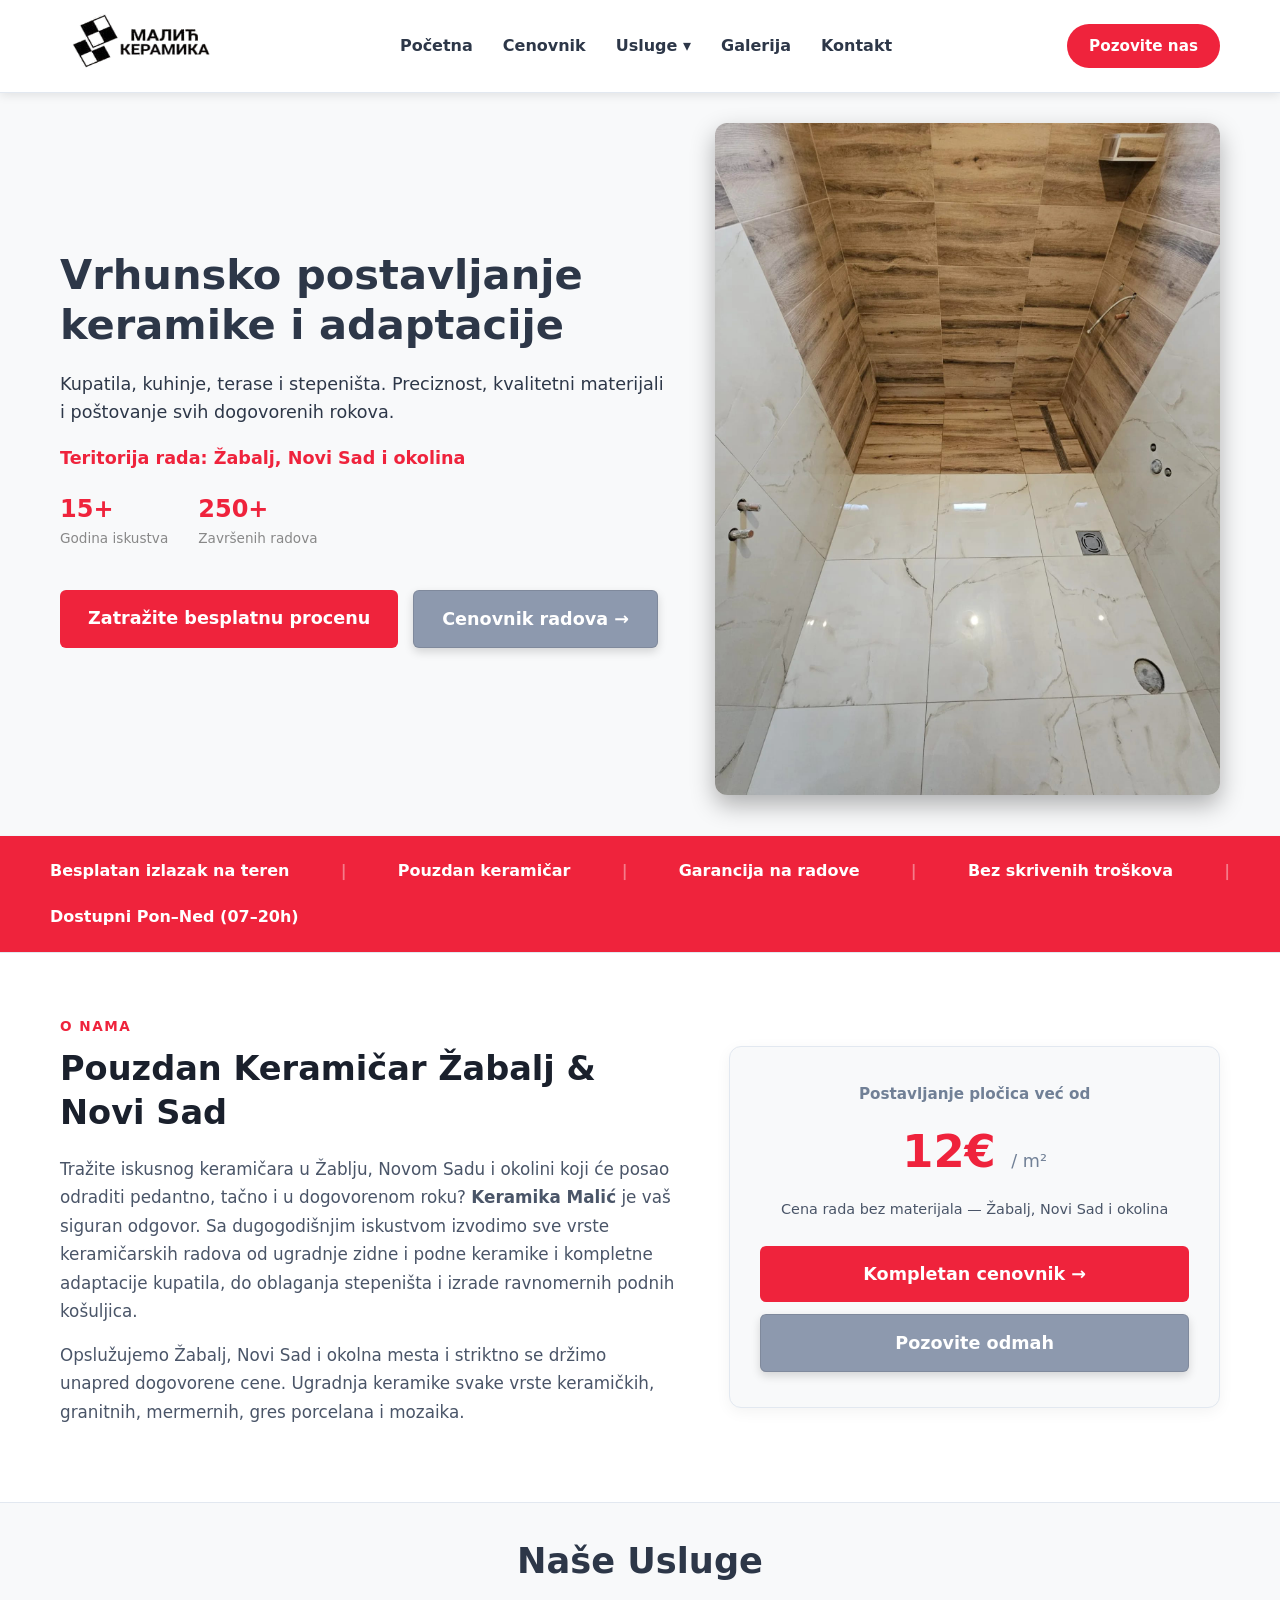
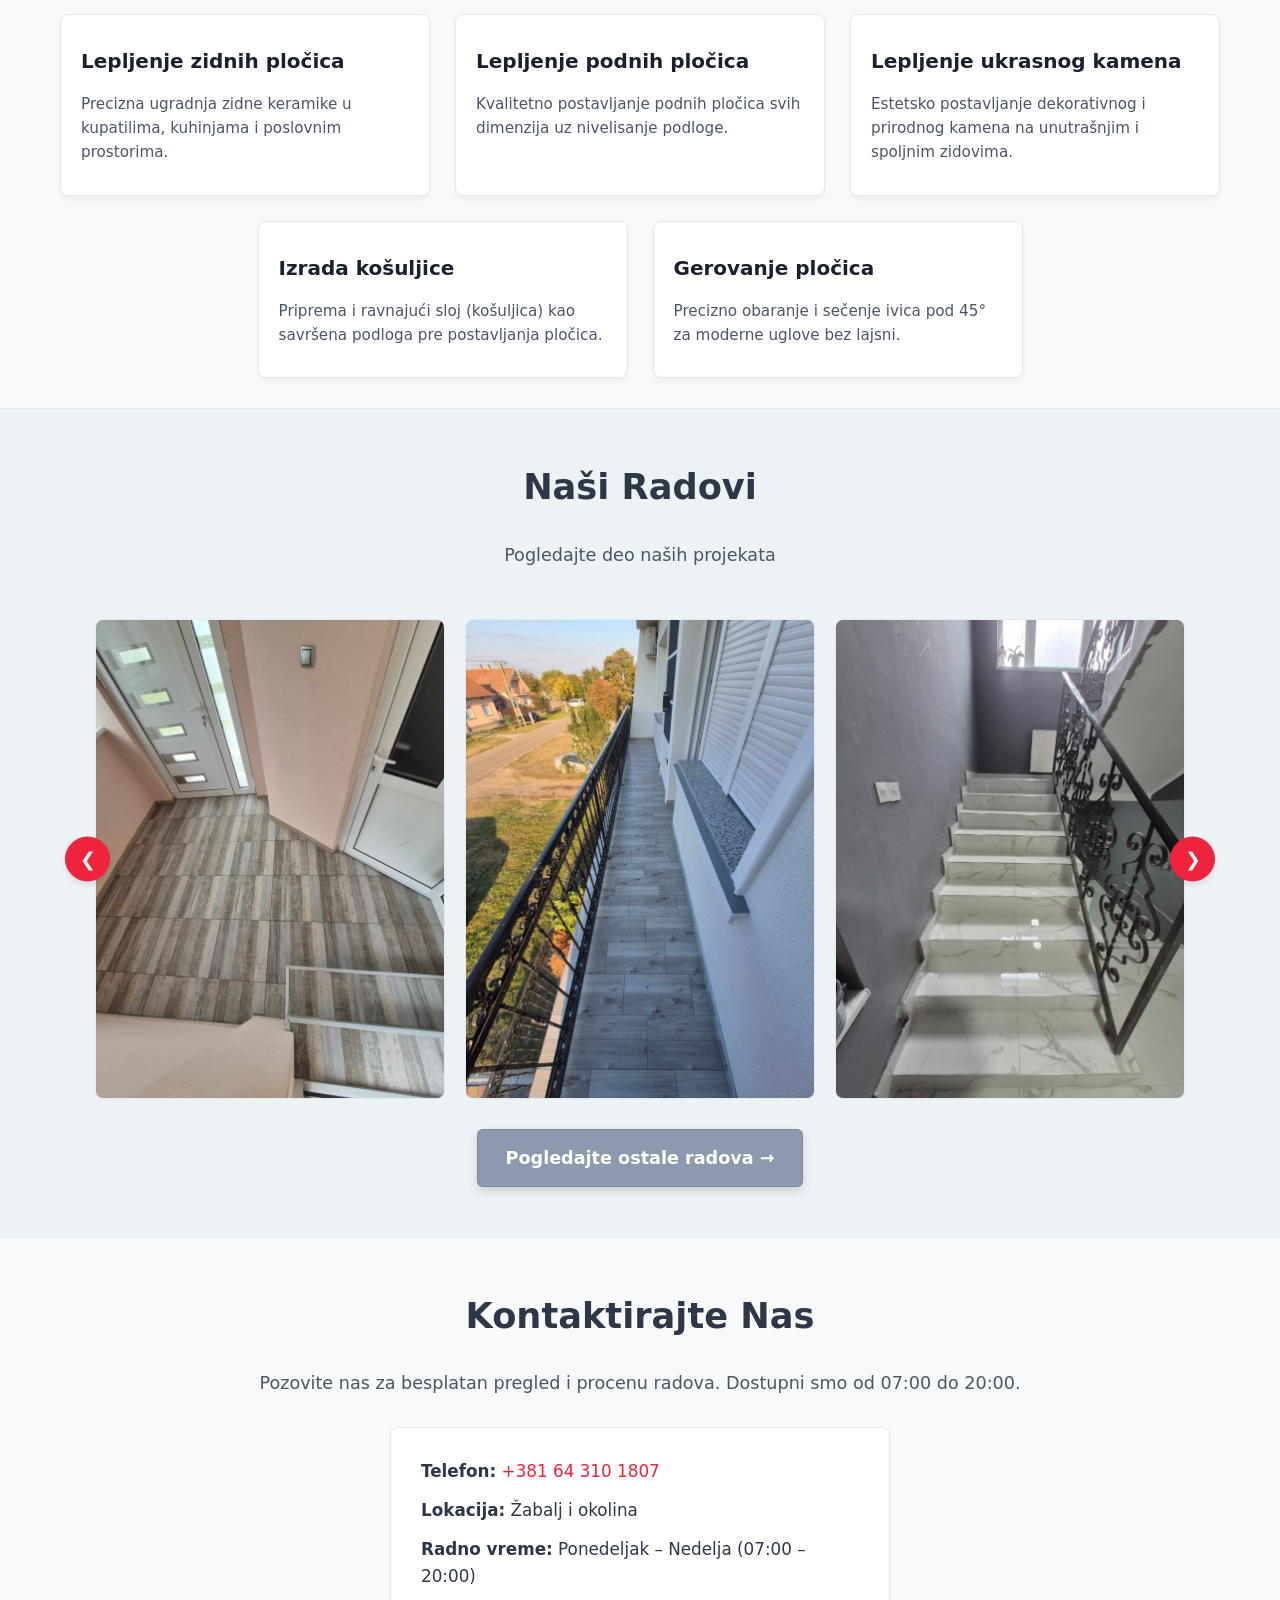
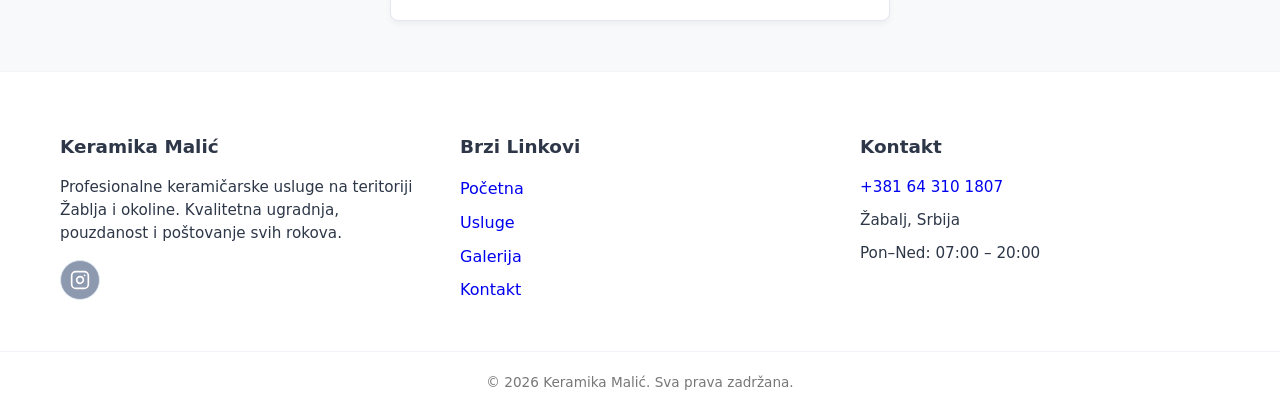
<file: index.html>
<!DOCTYPE html>
<html lang="sr">
<head>
  <meta charset="UTF-8">
  <meta name="viewport" content="width=device-width, initial-scale=1.0">
  <title>Malić Keramika</title>
  <link rel="stylesheet" href="style.css">
</head>
<body>

  <nav class="navbar">
    <div class="nav-container">
      
      <a href="#" class="logo-link">
        <img src="images/logoLight-remove.png" alt="Keramika Malić Logo" class="logo-img">
      </a>

      <ul class="nav-links">
        <li><a href="index.html">Početna</a></li>
        <li><a href="pricing.html">Cenovnik</a></li>

        <li class="dropdown">
          <a href="#services" class="drop-btn">Usluge ▾</a>
          <ul class="dropdown-menu">
            <li><a href="bathroom-adaptation.html">Adaptacija kupatila</a></li>
            <li><a href="tile-installation.html">Postavljanje pločica</a></li>
            <li><a href="stair-tiling.html">Oblaganje stepenica</a></li>
            <li><a href="terraces-balconies.html">Terasi i balkoni</a></li>
            <li><a href="tile-making.html">Gerovanje pločica</a></li>
          </ul>
        </li>

        <li><a href="gallery.html">Galerija</a></li>
        <li><a href="#contact">Kontakt</a></li>
      </ul>

      <div class="nav-action">
        <a href="tel:+381643101807" class="btn-call">Pozovite nas</a>
      </div>
    </div>
  </nav>

  <header class="hero">
    <div class="container hero-container">
      <div class="hero-text">
        <h1>Vrhunsko postavljanje keramike i adaptacije</h1>
        <p>Kupatila, kuhinje, terase i stepeništa. Preciznost, kvalitetni materijali i poštovanje svih dogovorenih rokova.</p>
        
        <p class="hero-location-text">Teritorija rada: Žabalj, Novi Sad i okolina</p>

        <div class="hero-stats">
          <div class="stat-box">
            <span class="stat-num">15+</span>
            <span class="stat-label">Godina iskustva</span>
          </div>
          <div class="stat-box">
            <span class="stat-num">250+</span>
            <span class="stat-label">Završenih radova</span>
          </div>
        </div>

        <div class="hero-buttons">
          <a href="#contact" class="btn-primary"> Zatražite besplatnu procenu</a>
          <a href="pricing.html" class="btn-secondary">Cenovnik radova →</a>
        </div>
      </div>

      <div class="hero-image-box">
        <img src="images/works/slika (4).jpeg" alt="Keramika Malić Istaknuti Rad">
      </div>
    </div>
  </header>

  <section class="features-bar">
    <div class="container features-container">
      <div class="feature-item">Besplatan izlazak na teren</div>
      <div class="feature-divider">|</div>
      <div class="feature-item">Pouzdan keramičar</div>
      <div class="feature-divider">|</div>
      <div class="feature-item">Garancija na radove</div>
      <div class="feature-divider">|</div>
      <div class="feature-item">Bez skrivenih troškova</div>
      <div class="feature-divider">|</div>
      <div class="feature-item">Dostupni Pon–Ned (07–20h)</div>
    </div>
  </section>

  <section class="about-section">
    <div class="container about-container">
      
      <div class="about-text-content">
        <span class="about-badge">O NAMA</span>
        <h2>Pouzdan Keramičar Žabalj & Novi Sad</h2>
        <p>Tražite iskusnog keramičara u Žablju, Novom Sadu i okolini koji će posao odraditi pedantno, tačno i u dogovorenom roku? <strong>Keramika Malić</strong> je vaš siguran odgovor. Sa dugogodišnjim iskustvom izvodimo sve vrste keramičarskih radova od ugradnje zidne i podne keramike i kompletne adaptacije kupatila, do oblaganja stepeništa i izrade ravnomernih podnih košuljica.</p>
        <p>Opslužujemo Žabalj, Novi Sad i okolna mesta i striktno se držimo unapred dogovorene cene. Ugradnja keramike svake vrste keramičkih, granitnih, mermernih, gres porcelana i mozaika.</p>
      </div>

      <div class="about-price-card">
        <span class="card-subtitle">Postavljanje pločica već od</span>
        <div class="card-price">12€ <span>/ m²</span></div>
        <p class="card-note">Cena rada bez materijala — Žabalj, Novi Sad i okolina</p>
        
        <div class="card-actions">
          <a href="pricing.html" class="btn-primary">Kompletan cenovnik →</a>
          <a href="tel:+381643101807" class="btn-secondary">Pozovite odmah</a>
        </div>
      </div>

    </div>
  </section>

  <section id="services" class="services-section">
    <div class="container">
      <h2 class="section-title">Naše Usluge</h2>
      
      <div class="services-grid">
        
        <div class="service-card">
          <h3>Lepljenje zidnih pločica</h3>
          <p>Precizna ugradnja zidne keramike u kupatilima, kuhinjama i poslovnim prostorima.</p>
        </div>

        <div class="service-card">
          <h3>Lepljenje podnih pločica</h3>
          <p>Kvalitetno postavljanje podnih pločica svih dimenzija uz nivelisanje podloge.</p>
        </div>

        <div class="service-card">
          <h3>Lepljenje ukrasnog kamena</h3>
          <p>Estetsko postavljanje dekorativnog i prirodnog kamena na unutrašnjim i spoljnim zidovima.</p>
        </div>

        <div class="service-card">
          <h3>Izrada košuljice</h3>
          <p>Priprema i ravnajući sloj (košuljica) kao savršena podloga pre postavljanja pločica.</p>
        </div>

        <div class="service-card">
          <h3>Gerovanje pločica</h3>
          <p>Precizno obaranje i sečenje ivica pod 45° za moderne uglove bez lajsni.</p>
        </div>

      </div>
    </div>
  </section>

  <section id="gallery" class="gallery-section">
    <div class="container">
      <h2 class="section-title">Naši Radovi</h2>
      <p class="gallery-subtitle">Pogledajte deo naših projekata</p>
      
      <div class="carousel-container">
        <button class="carousel-btn prev-btn" onclick="scrollGallery(-1)">❮</button>
        
        <div class="carousel-track" id="galleryTrack">
          <div class="gallery-card"><img src="images/works/slika (20).jpeg" alt="Rad 1"></div>
          <div class="gallery-card"><img src="images/works/slika (10).jpeg" alt="Rad 2"></div>
          <div class="gallery-card"><img src="images/works/slika (3).jpeg" alt="Rad 3"></div>
          <div class="gallery-card"><img src="images/works/slika (14).jpeg" alt="Rad 4"></div>
          <div class="gallery-card"><img src="images/works/slika (22).jpeg" alt="Rad 5"></div>
          <div class="gallery-card"><img src="images/works/slika (6).jpeg" alt="Rad 6"></div>
          <div class="gallery-card"><img src="images/works/slika (17).jpeg" alt="Rad 7"></div>
          <div class="gallery-card"><img src="images/works/slika (8).jpeg" alt="Rad 8"></div>
        </div>
        
        <button class="carousel-btn next-btn" onclick="scrollGallery(1)">❯</button>
      </div>

      <div class="gallery-cta">
        <a href="gallery.html" class="btn-secondary">Pogledajte ostale radova →</a>
      </div>
    </div>
  </section>

  <section id="contact" class="contact-section">
    <div class="container contact-container">
      <h2 class="section-title">Kontaktirajte Nas</h2>
      <p class="contact-desc">Pozovite nas za besplatan pregled i procenu radova. Dostupni smo od 07:00 do 20:00.</p>
      
      <div class="contact-info">
        <p><strong>Telefon:</strong> <a href="tel:+381656406362">+381 64 310 1807</a></p>
        <p><strong>Lokacija:</strong> Žabalj i okolina</p>
        <p><strong>Radno vreme:</strong> Ponedeljak – Nedelja (07:00 – 20:00)</p>
      </div>
    </div>
  </section>

  <footer>
    <div class="container footer-container">
      <div class="footer-col">
        <h3>Keramika Malić</h3>
        <p>Profesionalne keramičarske usluge na teritoriji Žablja i okoline. Kvalitetna ugradnja, pouzdanost i poštovanje svih rokova.</p>
        <div class="footer-social">
          <a href="https://www.instagram.com/keramikamalic?xtok=MW9xeDdrZXFmZHkzZw==" target="_blank" aria-label="Instagram" class="social-icon">
            <svg xmlns="http://www.w3.org/2000/svg" width="20" height="20" viewBox="0 0 24 24" fill="none" stroke="currentColor" stroke-width="2" stroke-linecap="round" stroke-linejoin="round"><rect x="2" y="2" width="20" height="20" rx="5" ry="5"></rect><path d="M16 11.37A4 4 0 1 1 12.63 8 4 4 0 0 1 16 11.37z"></path><line x1="17.5" y1="6.5" x2="17.51" y2="6.5"></line></svg>
          </a>
        </div>
      </div>

      <div class="footer-col">
        <h4>Brzi Linkovi</h4>
        <ul class="footer-links">
          <li><a href="#">Početna</a></li>
          <li><a href="#services">Usluge</a></li>
          <li><a href="#gallery">Galerija</a></li>
          <li><a href="#contact">Kontakt</a></li>
        </ul>
      </div>

      <div class="footer-col">
        <h4>Kontakt</h4>
        <p><a href="tel:+381643101807">+381 64 310 1807</a></p>
        <p>Žabalj, Srbija</p>
        <p>Pon–Ned: 07:00 – 20:00</p>
      </div>
    </div>
    
    <div class="footer-bottom">
      <p>&copy; 2026 Keramika Malić. Sva prava zadržana.</p>
    </div>
  </footer>

  <div id="imageLightbox" class="lightbox-modal" onclick="closeLightbox()">
    <span class="lightbox-close">&times;</span>
    <img class="lightbox-content" id="lightboxImg">
  </div>

  <script src="script.js"></script> 

</body>
</html>
</file>
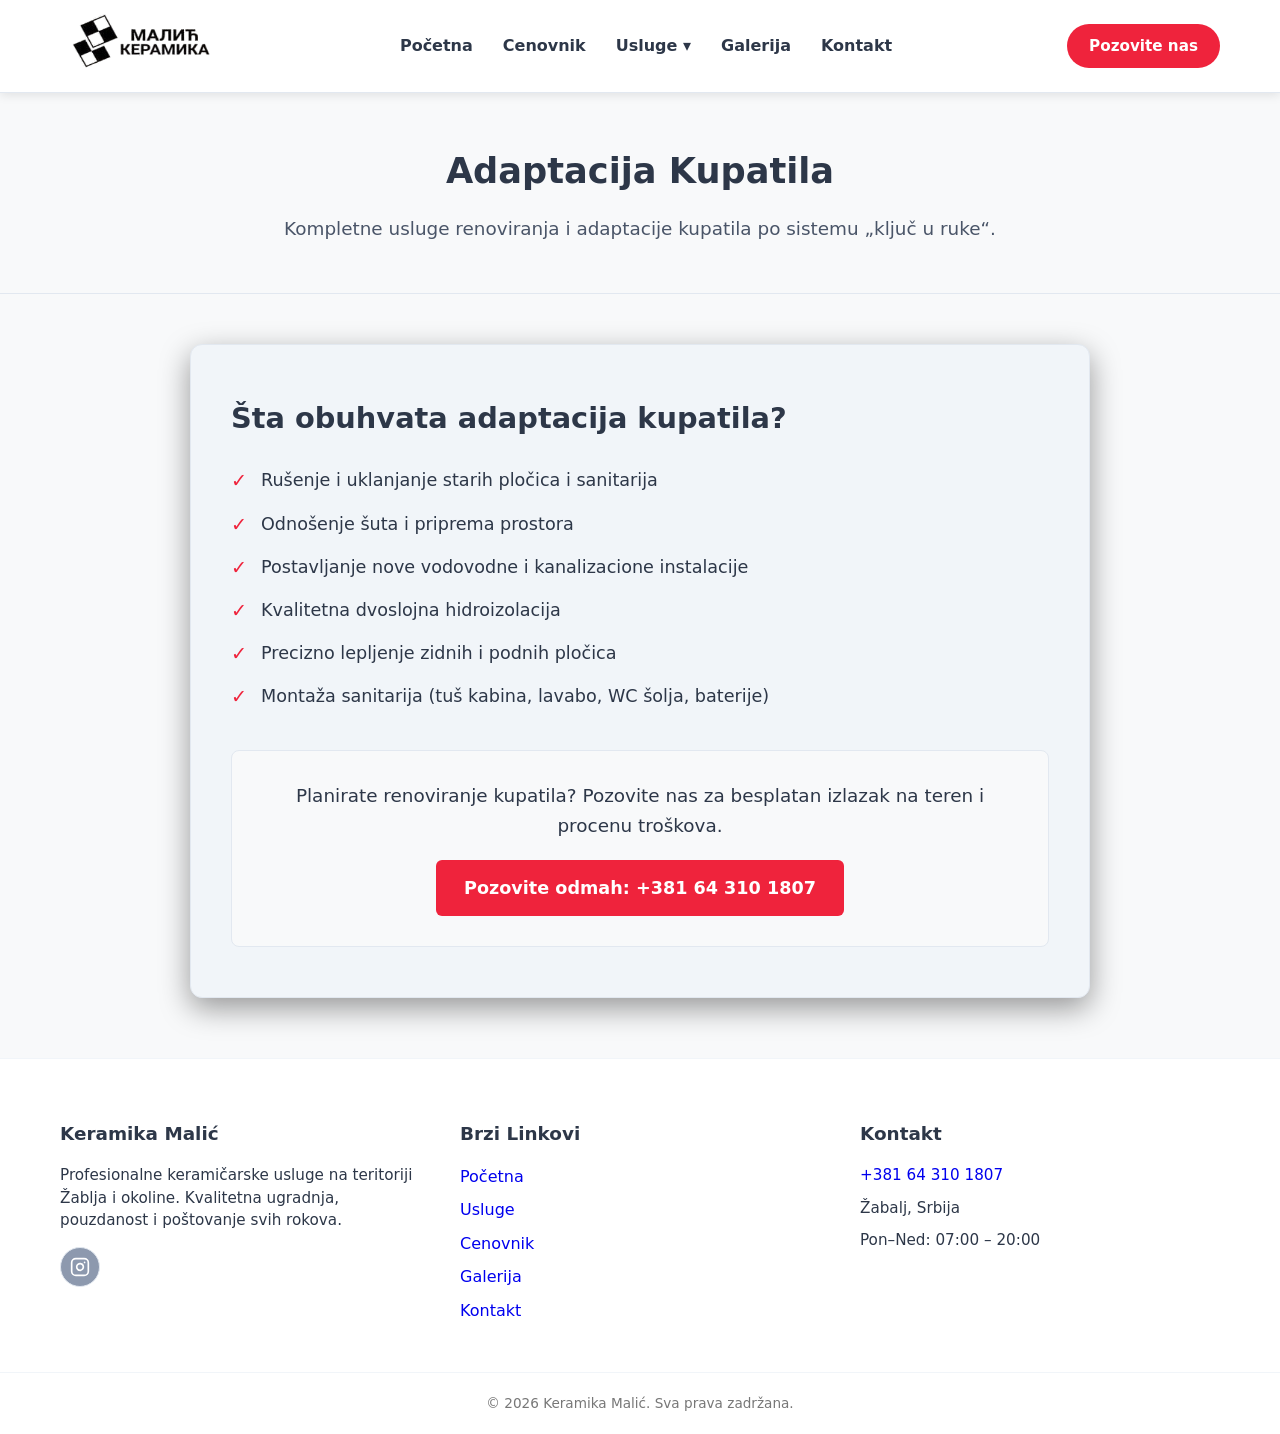
<file: bathroom-adaptation.html>
<!DOCTYPE html>
<html lang="sr">
<head>
  <meta charset="UTF-8">
  <meta name="viewport" content="width=device-width, initial-scale=1.0">
  <title>Adaptacija Kupatila - Keramika Malić</title>
  <link rel="stylesheet" href="style.css">
</head>
<body>

  <nav class="navbar">
    <div class="nav-container">
      <a href="index.html" class="logo-link">
        <img src="images/logoLight-remove.png" alt="Keramika Malić Logo" class="logo-img">
      </a>

      <ul class="nav-links">
        <li><a href="index.html">Početna</a></li>
        <li><a href="pricing.html">Cenovnik</a></li>
        
        <li class="dropdown">
          <a href="index.html#services" class="drop-btn">Usluge ▾</a>
          <ul class="dropdown-menu">
            <li><a href="bathroom-adaptation.html">Adaptacija kupatila</a></li>
            <li><a href="tile-installation.html">Postavljanje pločica</a></li>
            <li><a href="stair-tiling.html">Oblaganje stepenica</a></li>
            <li><a href="terraces-balconies.html">Terasi i balkoni</a></li>
            <li><a href="tile-making.html">Gerovanje pločica</a></li>
          </ul>
        </li>

        <li><a href="gallery.html">Galerija</a></li>
        <li><a href="index.html#contact">Kontakt</a></li>
      </ul>

      <div class="nav-action">
        <a href="tel:+381643101807" class="btn-call">Pozovite nas</a>
      </div>
    </div>
  </nav>

  <main class="service-detail-section">
    <div class="service-hero-header">
      <div class="container">
        <h1 class="section-title">Adaptacija Kupatila</h1>
        <p class="service-subtitle">Kompletne usluge renoviranja i adaptacije kupatila po sistemu „ključ u ruke“.</p>
      </div>
    </div>

      <div class="service-content-box">
        <h2>Šta obuhvata adaptacija kupatila?</h2>
        <ul class="service-list">
          <li>Rušenje i uklanjanje starih pločica i sanitarija</li>
          <li>Odnošenje šuta i priprema prostora</li>
          <li>Postavljanje nove vodovodne i kanalizacione instalacije</li>
          <li>Kvalitetna dvoslojna hidroizolacija</li>
          <li>Precizno lepljenje zidnih i podnih pločica</li>
          <li>Montaža sanitarija (tuš kabina, lavabo, WC šolja, baterije)</li>
        </ul>

        <div class="service-cta-box">
          <p>Planirate renoviranje kupatila? Pozovite nas za besplatan izlazak na teren i procenu troškova.</p>
          <a href="tel:+381643101807" class="btn-primary">Pozovite odmah: +381 64 310 1807</a>
        </div>
      </div>
    </div>
  </main>

  <footer>
    <div class="container footer-container">
      <div class="footer-col">
        <h3>Keramika Malić</h3>
        <p>Profesionalne keramičarske usluge na teritoriji Žablja i okoline. Kvalitetna ugradnja, pouzdanost i poštovanje svih rokova.</p>
        <div class="footer-social">
          <a href="https://www.instagram.com/keramikamalic?xtok=MW9xeDdrZXFmZHkzZw==" target="_blank" aria-label="Instagram" class="social-icon">
            <svg xmlns="http://www.w3.org/2000/svg" width="20" height="20" viewBox="0 0 24 24" fill="none" stroke="currentColor" stroke-width="2" stroke-linecap="round" stroke-linejoin="round"><rect x="2" y="2" width="20" height="20" rx="5" ry="5"></rect><path d="M16 11.37A4 4 0 1 1 12.63 8 4 4 0 0 1 16 11.37z"></path><line x1="17.5" y1="6.5" x2="17.51" y2="6.5"></line></svg>
          </a>
        </div>
      </div>

      <div class="footer-col">
        <h4>Brzi Linkovi</h4>
        <ul class="footer-links">
          <li><a href="index.html">Početna</a></li>
          <li><a href="#services">Usluge</a></li>
          <li><a href="pricing.html">Cenovnik</a></li>
          <li><a href="gallery.html">Galerija</a></li>
          <li><a href="#contact">Kontakt</a></li>
        </ul>
      </div>

      <div class="footer-col">
        <h4>Kontakt</h4>
        <p><a href="tel:+381643101807">+381 64 310 1807</a></p>
        <p>Žabalj, Srbija</p>
        <p>Pon–Ned: 07:00 – 20:00</p>
      </div>
    </div>
    
    <div class="footer-bottom">
      <p>&copy; 2026 Keramika Malić. Sva prava zadržana.</p>
    </div>
  </footer>

</body>
</html>
</file>
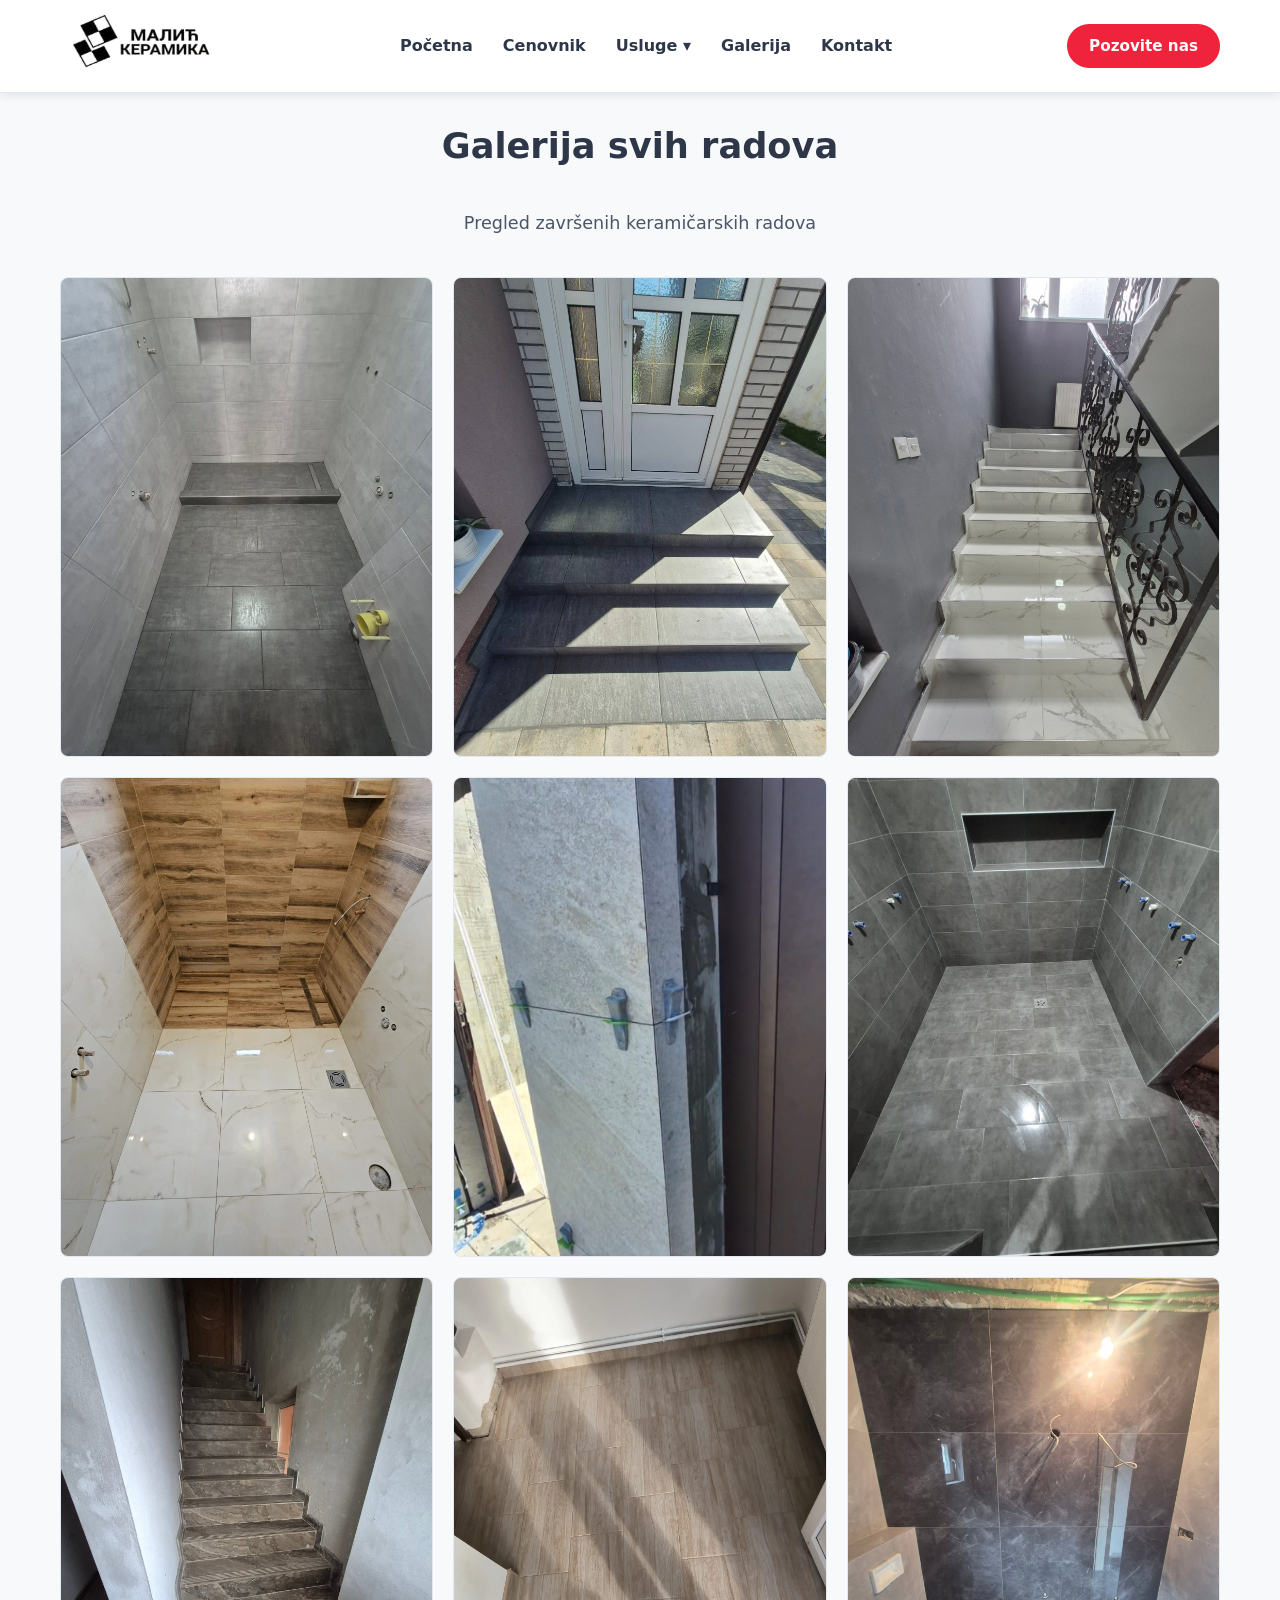
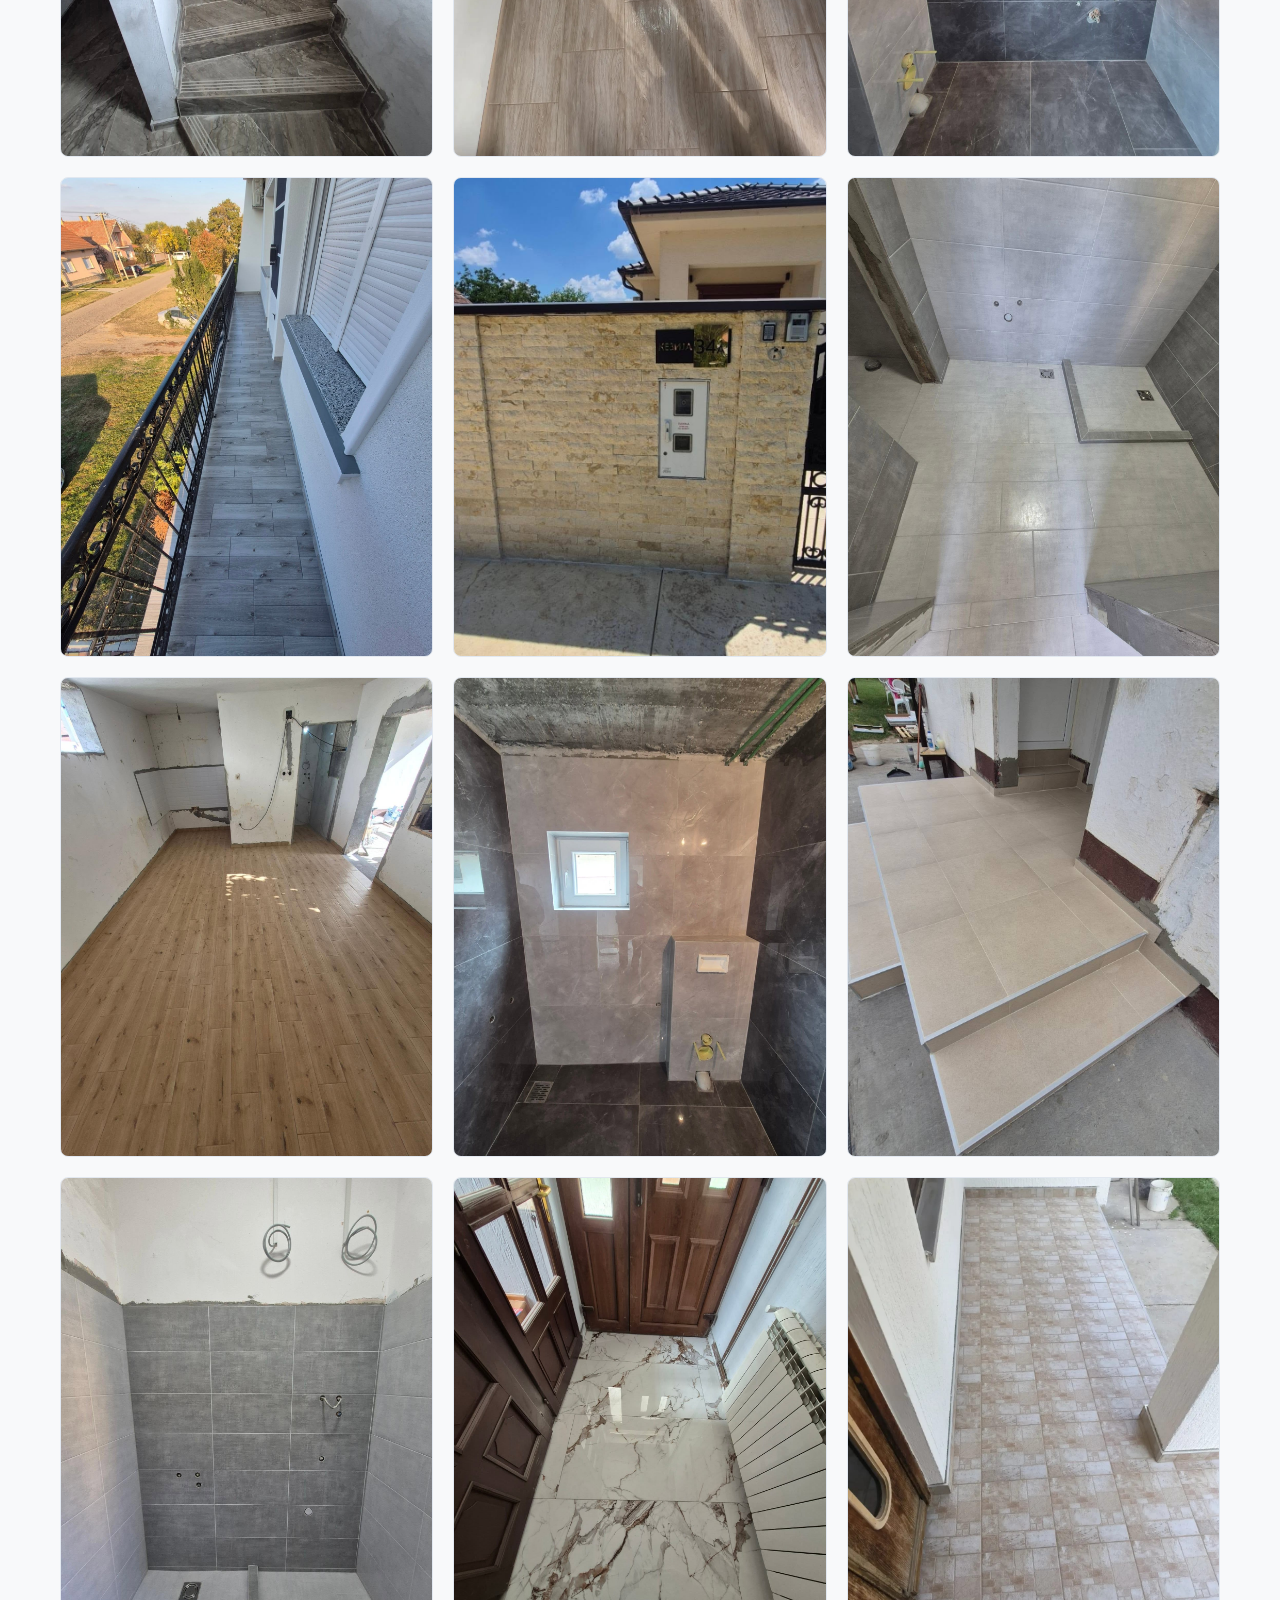
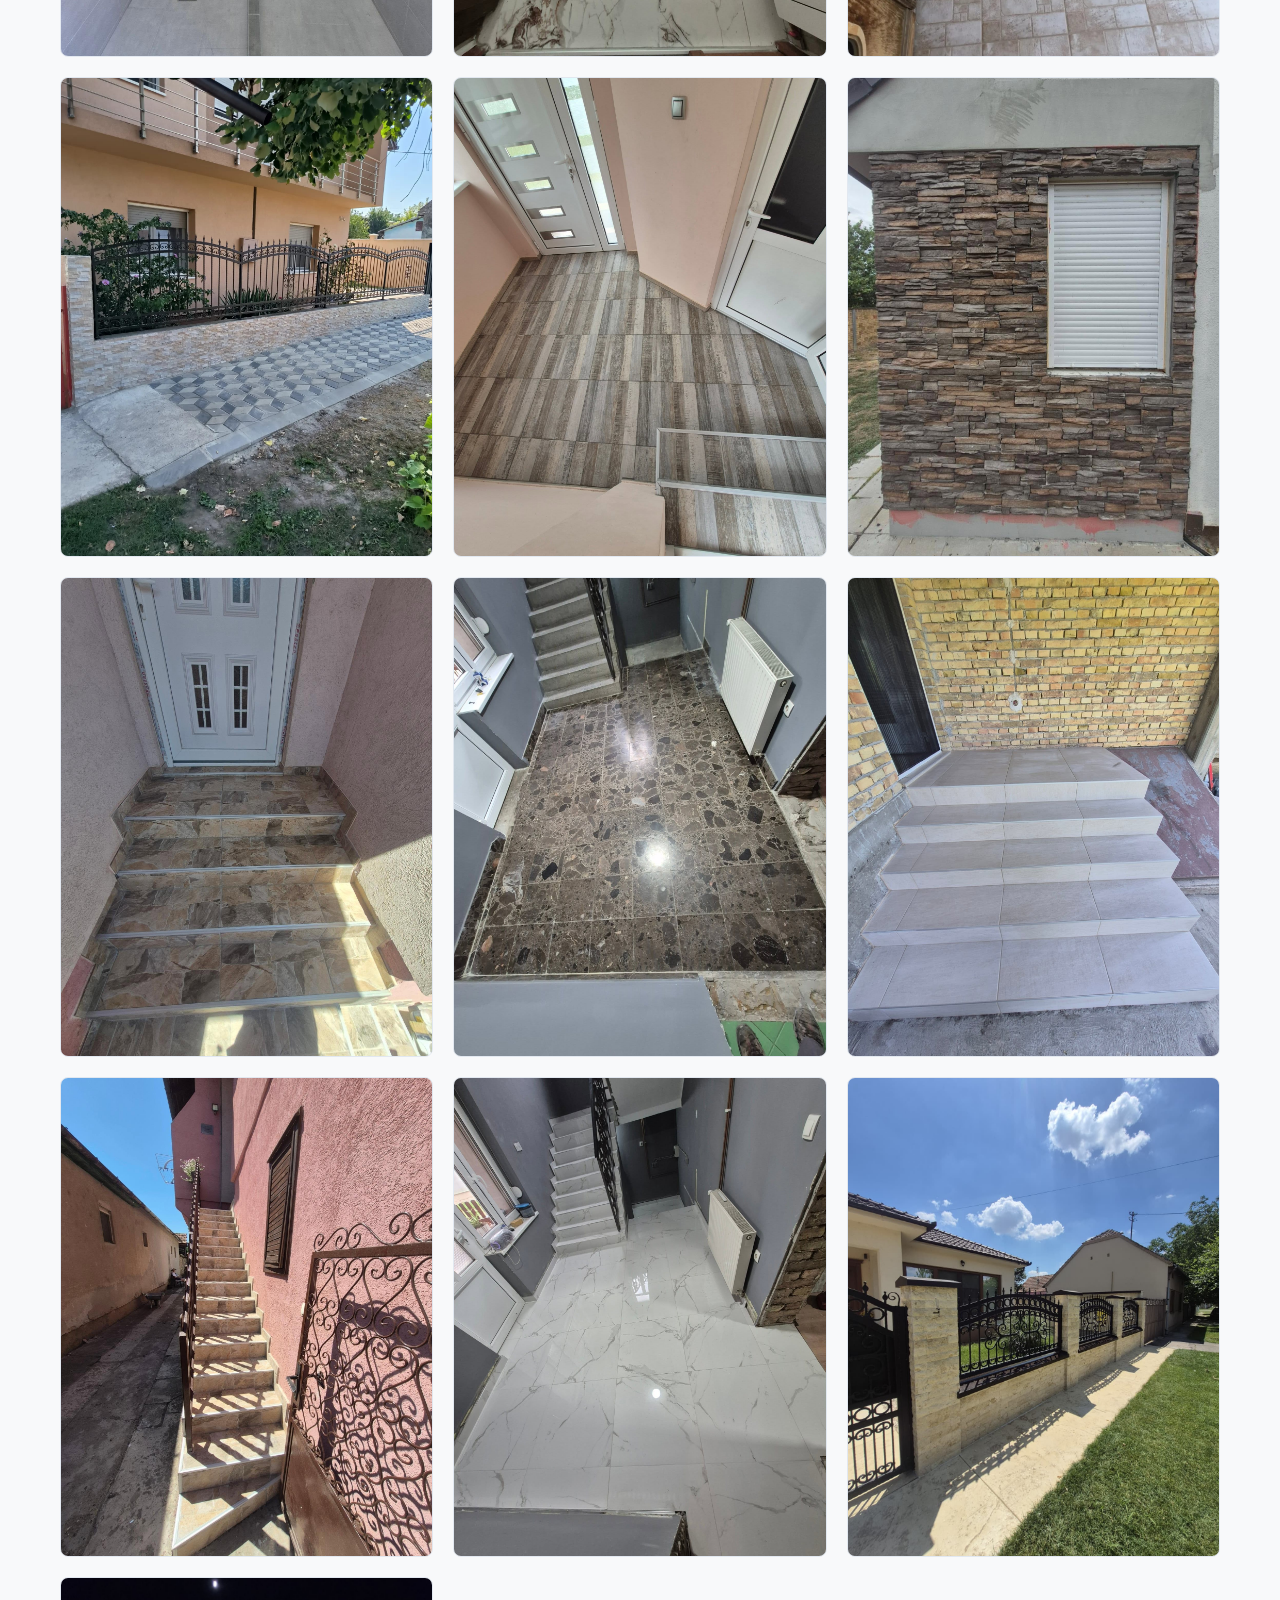
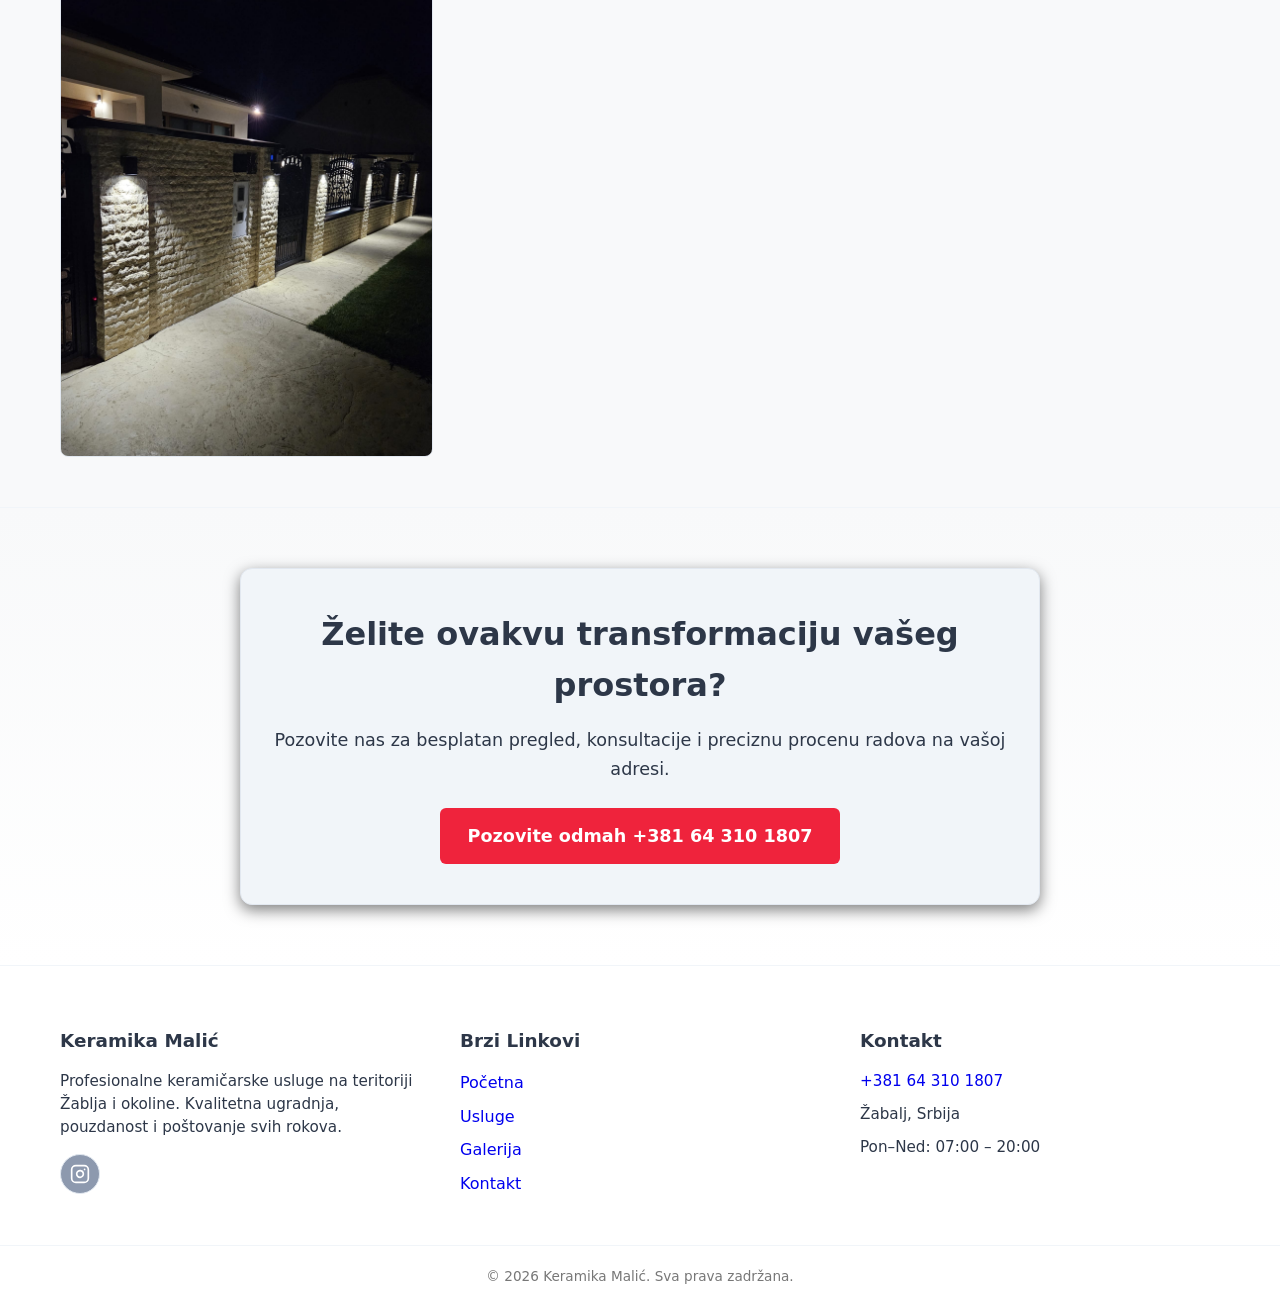
<file: gallery.html>
<!DOCTYPE html>
<html lang="sr">
<head>
  <meta charset="UTF-8">
  <meta name="viewport" content="width=device-width, initial-scale=1.0">
  <title>Galerija Radova - Keramika Malić</title>
  <link rel="stylesheet" href="style.css">
</head>
<body>

  <nav class="navbar">
    <div class="nav-container">
      
      <a href="index.html" class="logo-link">
        <img src="images/logoLight-remove.png" alt="Keramika Malić Logo" class="logo-img">
      </a>

      <ul class="nav-links">
        <li><a href="index.html">Početna</a></li>
        <li><a href="pricing.html">Cenovnik</a></li>

        <li class="dropdown">
          <a href="index.html#services" class="drop-btn">Usluge ▾</a>
          <ul class="dropdown-menu">
            <li><a href="adaptacija-kupatila.html">Adaptacija kupatila</a></li>
            <li><a href="postavljanje-plocica.html">Postavljanje pločica</a></li>
            <li><a href="oblaganje-stepenica.html">Oblaganje stepenica</a></li>
            <li><a href="terraces-balconies.html">Terase i balkoni</a></li>
            <li><a href="tile-making.html">Gerovanje pločica</a></li>
          </ul>
        </li>

        <li><a href="gallery.html">Galerija</a></li>
        <li><a href="index.html#contact">Kontakt</a></li>
      </ul>

      <div class="nav-action">
        <a href="tel:+381643101807" class="btn-call">Pozovite nas</a>
      </div>

    </div>
  </nav>

  <main class="gallery-page-section">
    <div class="container">
      <h1 class="section-title-gallery">Galerija svih radova</h1>
      <p class="gallery-subtitle">Pregled završenih keramičarskih radova</p>
      
      <div class="full-gallery-grid">

        <div class="gallery-card">
          <img src="images/works/slika (1).jpeg" alt="Kupatilo zid">
          <div class="gallery-overlay">
            <h3>Kupatilo</h3>
            <p>Zidne i podne pločice</p>
          </div>
        </div>

        <div class="gallery-card">
          <img src="images/works/slika (2).jpeg" alt="Spoljne stepenice ulaz">
          <div class="gallery-overlay">
            <h3>Ulazne stepenice</h3>
            <p>Spoljno stepenište kod vrata</p>
          </div>
        </div>

        <div class="gallery-card">
          <img src="images/works/slika (3).jpeg" alt="Stepenište u prvom planu">
          <div class="gallery-overlay">
            <h3>Stepenište</h3>
            <p>Oblaganje stepenica keramikom</p>
          </div>
        </div>

        <div class="gallery-card">
          <img src="images/works/slika (4).jpeg" alt="Kupatilo bele pločice">
          <div class="gallery-overlay">
            <h3>Kupatilo</h3>
            <p>Podne i zidne bele pločice</p>
          </div>
        </div>

        <div class="gallery-card">
          <img src="images/works/slika (5).jpeg" alt="Gerovanje pločica i precizni uglovi">
          <div class="gallery-overlay">
            <h3>Gerovanje pločica</h3>
            <p>Precizni uglovi pod uglom od 45 stepeni</p>
          </div>
        </div>

        <div class="gallery-card">
          <img src="images/works/slika (6).jpeg" alt="Kupatilo pod i zid">
          <div class="gallery-overlay">
            <h3>Kupatilo</h3>
            <p>Ugradnja podnih i zidnih pločica</p>
          </div>
        </div>

        <div class="gallery-card">
          <img src="images/works/slika (7).jpeg" alt="Stepenice">
          <div class="gallery-overlay">
            <h3>Stepenice</h3>
            <p>Precizno oblaganje gazišta</p>
          </div>
        </div>

        <div class="gallery-card">
          <img src="images/works/slika (8).jpeg" alt="Podne pločice u sobi">
          <div class="gallery-overlay">
            <h3>Podne pločice</h3>
            <p>Postavljanje keramike u sobi</p>
          </div>
        </div>

        <div class="gallery-card">
          <img src="images/works/slika (9).jpeg" alt="Kupatilo pod i zid">
          <div class="gallery-overlay">
            <h3>Kupatilo</h3>
            <p>Zidne i podne pločice</p>
          </div>
        </div>

        <div class="gallery-card">
          <img src="images/works/slika (10).jpeg" alt="Terasa podne pločice">
          <div class="gallery-overlay">
            <h3>Terasa</h3>
            <p>Postavljanje podnih pločica</p>
          </div>
        </div>

        <div class="gallery-card">
          <img src="images/works/slika (11).jpeg" alt="Ukrasni kamen ograda">
          <div class="gallery-overlay">
            <h3>Ukrasni kamen</h3>
            <p>Lepljenje kamena na ogradi i kapiji</p>
          </div>
        </div>

        <div class="gallery-card">
          <img src="images/works/slika (12).jpeg" alt="Kupatilo">
          <div class="gallery-overlay">
            <h3>Kupatilo</h3>
            <p>Završeni keramičarski radovi</p>
          </div>
        </div>

        <div class="gallery-card">
          <img src="images/works/slika (13).jpeg" alt="Podne u kući">
          <div class="gallery-overlay">
            <h3>Unutrašnji podovi</h3>
            <p>Postavljanje pločica u kući</p>
          </div>
        </div>

        <div class="gallery-card">
          <img src="images/works/slika (14).jpeg" alt="Kupatilo pod i zid">
          <div class="gallery-overlay">
            <h3>Kupatilo</h3>
            <p>Podne i zidne keramičke pločice</p>
          </div>
        </div>

        <div class="gallery-card">
          <img src="images/works/slika (15).jpeg" alt="Spoljne stepenice">
          <div class="gallery-overlay">
            <h3>Spoljne stepenice</h3>
            <p>Oblaganje stepeništa napolju</p>
          </div>
        </div>

        <div class="gallery-card">
          <img src="images/works/slika (16).jpeg" alt="Kupatilo">
          <div class="gallery-overlay">
            <h3>Kupatilo</h3>
            <p>Ugradnja keramike</p>
          </div>
        </div>

        <div class="gallery-card">
          <img src="images/works/slika (17).jpeg" alt="Hodnik podne">
          <div class="gallery-overlay">
            <h3>Hodnik</h3>
            <p>Postavljanje podnih pločica</p>
          </div>
        </div>

        <div class="gallery-card">
          <img src="images/works/slika (18).jpeg" alt="Terasa spolja podne">
          <div class="gallery-overlay">
            <h3>Terasa</h3>
            <p>Spoljne podne pločice</p>
          </div>
        </div>

        <div class="gallery-card">
          <img src="images/works/slika (19).jpeg" alt="Ukrasni kamen">
          <div class="gallery-overlay">
            <h3>Ukrasni kamen</h3>
            <p>Dekorativno oblaganje kamenom</p>
          </div>
        </div>

        <div class="gallery-card">
          <img src="images/works/slika (20).jpeg" alt="Hodnik i stepenice">
          <div class="gallery-overlay">
            <h3>Hodnik i stepenice</h3>
            <p>Podne pločice i stepenište</p>
          </div>
        </div>

        <div class="gallery-card">
          <img src="images/works/slika (21).jpeg" alt="Ukrasni kamen fasada">
          <div class="gallery-overlay">
            <h3>Fasada</h3>
            <p>Ukrasni kamen na fasadi kuće</p>
          </div>
        </div>

        <div class="gallery-card">
          <img src="images/works/slika (22).jpeg" alt="Stepenice pri ulazu">
          <div class="gallery-overlay">
            <h3>Ulazne stepenice</h3>
            <p>Stepenište pri ulazu u kuću</p>
          </div>
        </div>

        <div class="gallery-card">
          <img src="images/works/slika (23).jpeg" alt="Ulaz podne">
          <div class="gallery-overlay">
            <h3>Ulazni prostor</h3>
            <p>Postavljanje podnih pločica</p>
          </div>
        </div>

        <div class="gallery-card">
          <img src="images/works/slika (24).jpeg" alt="Stepenice pri ulazu">
          <div class="gallery-overlay">
            <h3>Ulazne stepenice</h3>
            <p>Keramika na ulazu u kuću</p>
          </div>
        </div>

        <div class="gallery-card">
          <img src="images/works/slika (25).jpeg" alt="Visoke stepenice napolju">
          <div class="gallery-overlay">
            <h3>Spoljne stepenice</h3>
            <p>Visoko spoljno stepenište</p>
          </div>
        </div>

        <div class="gallery-card">
          <img src="images/works/slika (30).jpeg" alt="Hodnik i stepenice">
          <div class="gallery-overlay">
            <h3>Hodnik i stepenice</h3>
            <p>Podne pločice u hodniku</p>
          </div>
        </div>

        <div class="gallery-card">
          <img src="images/works/slika (31).jpeg" alt="Ukrasni kamen na ogradi po danu">
          <div class="gallery-overlay">
            <h3>Ukrasni kamen na ogradi</h3>
            <p>Spoljašnje uređenje (dnevno svetlo)</p>
          </div>
        </div>

        <div class="gallery-card">
          <img src="images/works/slika (32).jpeg" alt="Ukrasni kamen na ogradi noću">
          <div class="gallery-overlay">
            <h3>Ukrasni kamen na ogradi</h3>
            <p>Spoljašnje uređenje (noćni ambijent)</p>
          </div>
        </div>

      </div>
    </div>
  </main>

  <section class="gallery-cta-section">
    <div class="container cta-box">
      <h2>Želite ovakvu transformaciju vašeg prostora?</h2>
      <p>Pozovite nas za besplatan pregled, konsultacije i preciznu procenu radova na vašoj adresi.</p>
      <div class="cta-buttons">
        <a href="tel:+381643101807" class="btn-primary">Pozovite odmah +381 64 310 1807</a>
      </div>
    </div>
  </section>

  <footer>
    <div class="container footer-container">
      <div class="footer-col">
        <h3>Keramika Malić</h3>
        <p>Profesionalne keramičarske usluge na teritoriji Žablja i okoline. Kvalitetna ugradnja, pouzdanost i poštovanje svih rokova.</p>
        <div class="footer-social">
          <a href="https://www.instagram.com/keramikamalic?xtok=MW9xeDdrZXFmZHkzZw==" target="_blank" aria-label="Instagram" class="social-icon">
            <svg xmlns="http://www.w3.org/2000/svg" width="20" height="20" viewBox="0 0 24 24" fill="none" stroke="currentColor" stroke-width="2" stroke-linecap="round" stroke-linejoin="round"><rect x="2" y="2" width="20" height="20" rx="5" ry="5"></rect><path d="M16 11.37A4 4 0 1 1 12.63 8 4 4 0 0 1 16 11.37z"></path><line x1="17.5" y1="6.5" x2="17.51" y2="6.5"></line></svg>
          </a>
        </div>
      </div>

      <div class="footer-col">
        <h4>Brzi Linkovi</h4>
        <ul class="footer-links">
          <li><a href="index.html">Početna</a></li>
          <li><a href="index.html#services">Usluge</a></li>
          <li><a href="gallery.html">Galerija</a></li>
          <li><a href="index.html#contact">Kontakt</a></li>
        </ul>
      </div>

      <div class="footer-col">
        <h4>Kontakt</h4>
        <p><a href="tel:+381643101807">+381 64 310 1807</a></p>
        <p>Žabalj, Srbija</p>
        <p>Pon–Ned: 07:00 – 20:00</p>
      </div>
    </div>
    
    <div class="footer-bottom">
      <p>&copy; 2026 Keramika Malić. Sva prava zadržana.</p>
    </div>
  </footer>

</body>
</html>
</file>
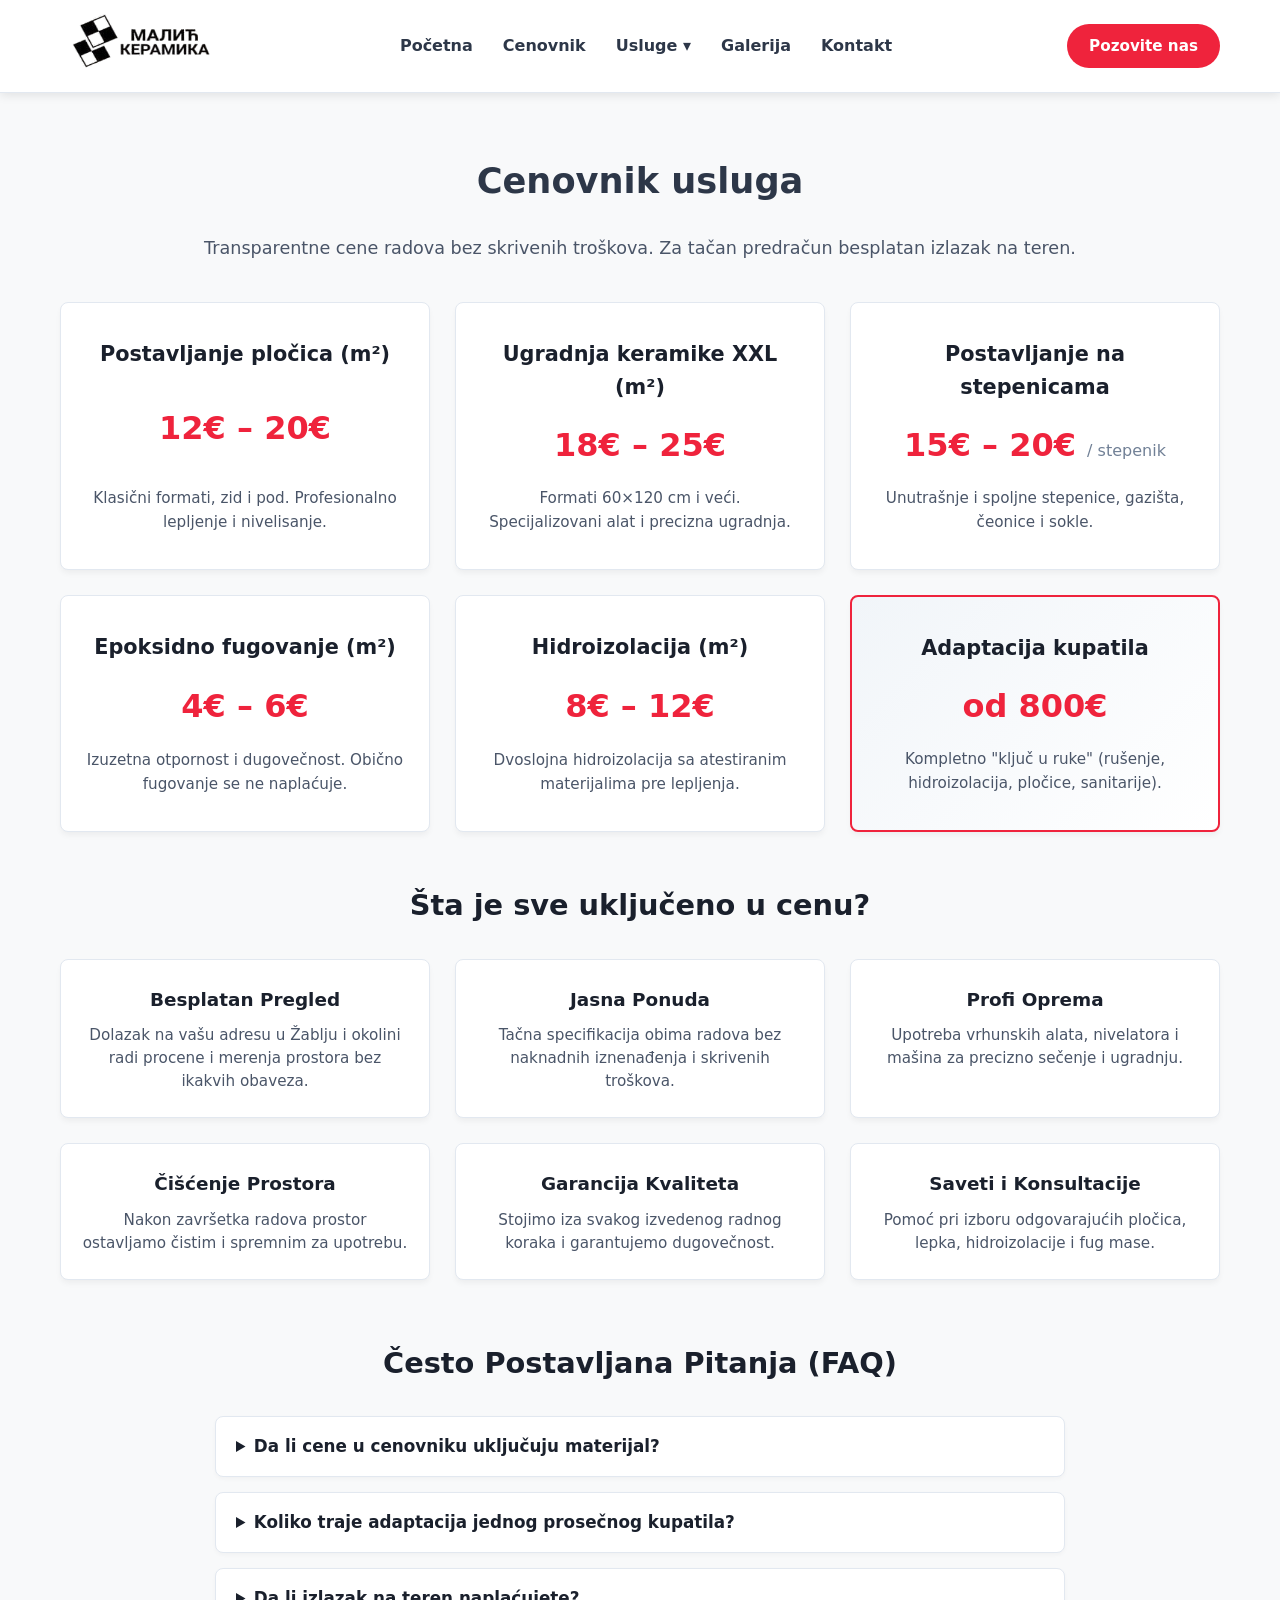
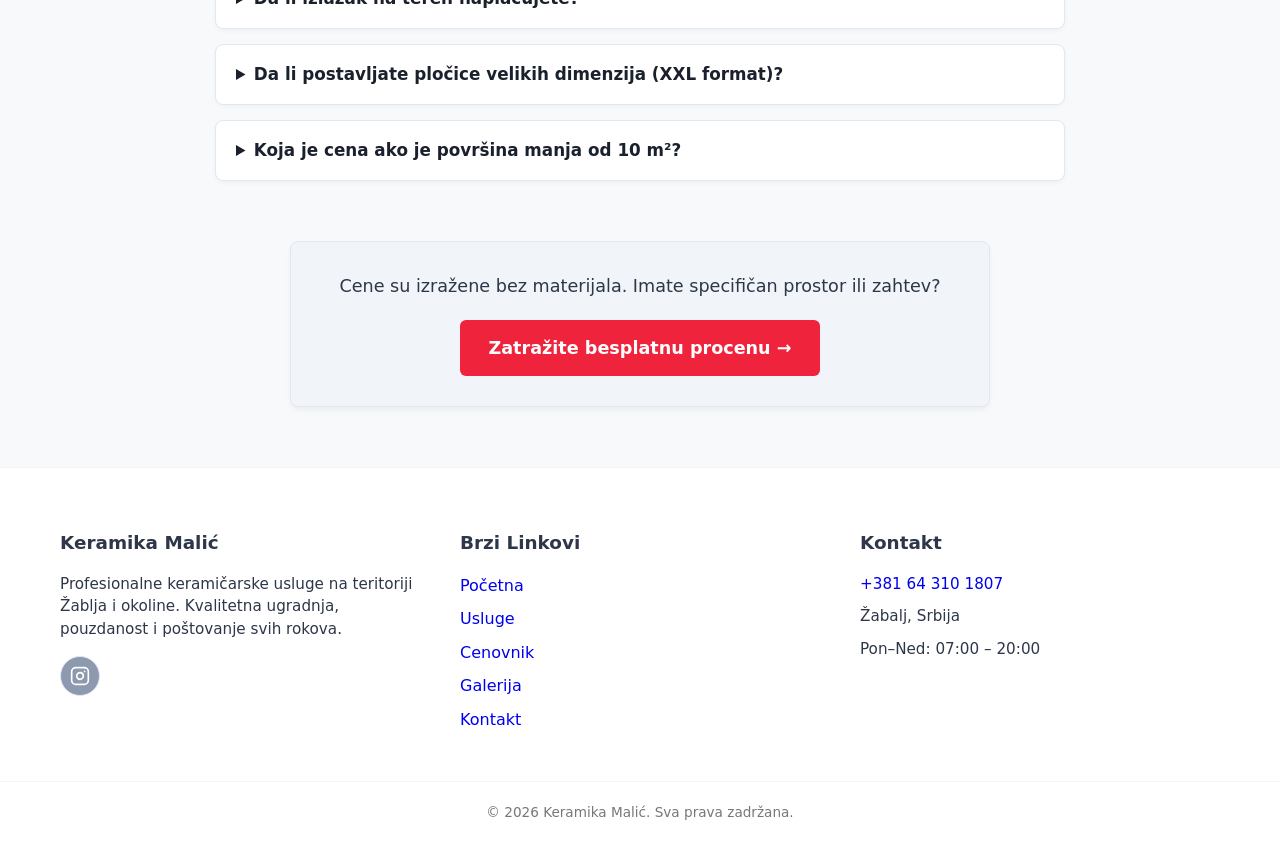
<file: pricing.html>
<!DOCTYPE html>
<html lang="sr">
<head>
  <meta charset="UTF-8">
  <meta name="viewport" content="width=device-width, initial-scale=1.0">
  <title>Cenovnik Keramičarskih Radova - Keramika Malić</title>
  <link rel="stylesheet" href="style.css">
</head>
<body>

  <nav class="navbar">
    <div class="nav-container">
      
      <a href="#" class="logo-link">
        <img src="images/logoLight-remove.png" alt="Keramika Malić Logo" class="logo-img">
      </a>

      <ul class="nav-links">
        <li><a href="index.html">Početna</a></li>
        <li><a href="pricing.html">Cenovnik</a></li>

        <li class="dropdown">
          <a href="#services" class="drop-btn">Usluge ▾</a>
          <ul class="dropdown-menu">
            <li><a href="bathroom-adaptation.html">Adaptacija kupatila</a></li>
            <li><a href="tile-installation.html">Postavljanje pločica</a></li>
            <li><a href="stair-tiling.html">Oblaganje stepenica</a></li>
            <li><a href="terraces-balconies.html">Terasi i balkoni</a></li>
            <li><a href="tile-making.html">Gerovanje pločica</a></li>
          </ul>
        </li>

        <li><a href="gallery.html">Galerija</a></li>
        <li><a href="index.html#contact">Kontakt</a></li>
      </ul>

      <div class="nav-action">
        <a href="tel:+381643101807" class="btn-call">Pozovite nas</a>
      </div>

    </div>
  </nav>

  <main class="pricing-page-section">
    <div class="container">
      <h1 class="section-title">Cenovnik usluga</h1>
      <p class="pricing-subtitle">Transparentne cene radova bez skrivenih troškova. Za tačan predračun besplatan izlazak na teren.</p>

      <div class="pricing-grid">
        
        <div class="pricing-card">
          <h3>Postavljanje pločica (m²)</h3>
          <div class="price">12€ – 20€</div>
          <p>Klasični formati, zid i pod. Profesionalno lepljenje i nivelisanje.</p>
        </div>

        <div class="pricing-card">
          <h3>Ugradnja keramike XXL (m²)</h3>
          <div class="price">18€ – 25€</div>
          <p>Formati 60×120 cm i veći. Specijalizovani alat i precizna ugradnja.</p>
        </div>

        <div class="pricing-card">
          <h3>Postavljanje na stepenicama</h3>
          <div class="price">15€ – 20€ <span class="unit">/ stepenik</span></div>
          <p>Unutrašnje i spoljne stepenice, gazišta, čeonice i sokle.</p>
        </div>

        <div class="pricing-card">
          <h3>Epoksidno fugovanje (m²)</h3>
          <div class="price">4€ – 6€</div>
          <p>Izuzetna otpornost i dugovečnost. Obično fugovanje se ne naplaćuje.</p>
        </div>

        <div class="pricing-card">
          <h3>Hidroizolacija (m²)</h3>
          <div class="price">8€ – 12€</div>
          <p>Dvoslojna hidroizolacija sa atestiranim materijalima pre lepljenja.</p>
        </div>

        <div class="pricing-card highlight-card">
          <h3>Adaptacija kupatila</h3>
          <div class="price">od 800€</div>
          <p>Kompletno "ključ u ruke" (rušenje, hidroizolacija, pločice, sanitarije).</p>
        </div>

      </div>

      <section class="included-section">
        <h2 class="sub-section-title">Šta je sve uključeno u cenu?</h2>
        <div class="included-grid">
          
          <div class="included-box">
            <h3>Besplatan Pregled</h3>
            <p>Dolazak na vašu adresu u Žablju i okolini radi procene i merenja prostora bez ikakvih obaveza.</p>
          </div>

          <div class="included-box">
            <h3>Jasna Ponuda</h3>
            <p>Tačna specifikacija obima radova bez naknadnih iznenađenja i skrivenih troškova.</p>
          </div>

          <div class="included-box">
            <h3>Profi Oprema</h3>
            <p>Upotreba vrhunskih alata, nivelatora i mašina za precizno sečenje i ugradnju.</p>
          </div>

          <div class="included-box">
            <h3>Čišćenje Prostora</h3>
            <p>Nakon završetka radova prostor ostavljamo čistim i spremnim za upotrebu.</p>
          </div>

          <div class="included-box">
            <h3>Garancija Kvaliteta</h3>
            <p>Stojimo iza svakog izvedenog radnog koraka i garantujemo dugovečnost.</p>
          </div>

          <div class="included-box">
            <h3>Saveti i Konsultacije</h3>
            <p>Pomoć pri izboru odgovarajućih pločica, lepka, hidroizolacije i fug mase.</p>
          </div>

        </div>
      </section>

      <section class="faq-section">
        <h2 class="sub-section-title">Često Postavljana Pitanja (FAQ)</h2>
        <div class="faq-accordion">
          
          <details class="faq-item">
            <summary class="faq-question">Da li cene u cenovniku uključuju materijal?</summary>
            <div class="faq-answer">
              <p>Sve navedene cene se odnose na izvođenje keramičarskih radova (rad majstora). Po dogovoru, možemo obezbediti sav građevinski materijal (lepak, hidroizolaciju, fug masu, lajsne) ili raditi sa vašim materijalom.</p>
            </div>
          </details>

          <details class="faq-item">
            <summary class="faq-question">Koliko traje adaptacija jednog prosečnog kupatila?</summary>
            <div class="faq-answer">
              <p>Kompletna adaptacija kupatila obično traje između 5 i 8 radnih dana, u zavisnosti od obima rušenja, sušenja hidroizolacije i dimenzija pločica.</p>
            </div>
          </details>

          <details class="faq-item">
            <summary class="faq-question">Da li izlazak na teren naplaćujete?</summary>
            <div class="faq-answer">
              <p>Ne, izlazak na teren, merenje prostora i izrada procene radova su u potpunosti besplatni za Žabalj, Novi Sad i okolinu.</p>
            </div>
          </details>

          <details class="faq-item">
            <summary class="faq-question">Da li postavljate pločice velikih dimenzija (XXL format)?</summary>
            <div class="faq-answer">
              <p>Da, specijalizovani smo za ugradnju velikih formata (120x60 cm i veće) uz korišćenje vakuumskih nošača i profesionalnih sistema za nivelaciju.</p>
            </div>
          </details>

          <details class="faq-item">
            <summary class="faq-question">Koja je cena ako je površina manja od 10 m²?</summary>
            <div class="faq-answer">
              <p>Za manje površine (npr. mala kuhinja, toalet ili popravke) cena se formira po dogovoru ili po paušalnom dnevnom radu.</p>
            </div>
          </details>

        </div>
      </section>

      <div class="pricing-cta-box">
        <p>Cene su izražene bez materijala. Imate specifičan prostor ili zahtev?</p>
        <a href="index.html#contact" class="btn-primary">Zatražite besplatnu procenu →</a>
      </div>

    </div>
  </main>

  <footer>
    <div class="container footer-container">
      <div class="footer-col">
        <h3>Keramika Malić</h3>
        <p>Profesionalne keramičarske usluge na teritoriji Žablja i okoline. Kvalitetna ugradnja, pouzdanost i poštovanje svih rokova.</p>
        <div class="footer-social">
          <a href="https://www.instagram.com/keramikamalic?xtok=MW9xeDdrZXFmZHkzZw==" target="_blank" aria-label="Instagram" class="social-icon">
            <svg xmlns="http://www.w3.org/2000/svg" width="20" height="20" viewBox="0 0 24 24" fill="none" stroke="currentColor" stroke-width="2" stroke-linecap="round" stroke-linejoin="round"><rect x="2" y="2" width="20" height="20" rx="5" ry="5"></rect><path d="M16 11.37A4 4 0 1 1 12.63 8 4 4 0 0 1 16 11.37z"></path><line x1="17.5" y1="6.5" x2="17.51" y2="6.5"></line></svg>
          </a>
        </div>
      </div>

      <div class="footer-col">
        <h4>Brzi Linkovi</h4>
        <ul class="footer-links">
          <li><a href="index.html">Početna</a></li>
          <li><a href="#services">Usluge</a></li>
          <li><a href="pricing.html">Cenovnik</a></li>
          <li><a href="gallery.html">Galerija</a></li>
          <li><a href="#contact">Kontakt</a></li>
        </ul>
      </div>

      <div class="footer-col">
        <h4>Kontakt</h4>
        <p><a href="tel:+381643101807">+381 64 310 1807</a></p>
        <p>Žabalj, Srbija</p>
        <p>Pon–Ned: 07:00 – 20:00</p>
      </div>
    </div>
    
    <div class="footer-bottom">
      <p>&copy; 2026 Keramika Malić. Sva prava zadržana.</p>
    </div>
  </footer>

</body>
</html>
</file>
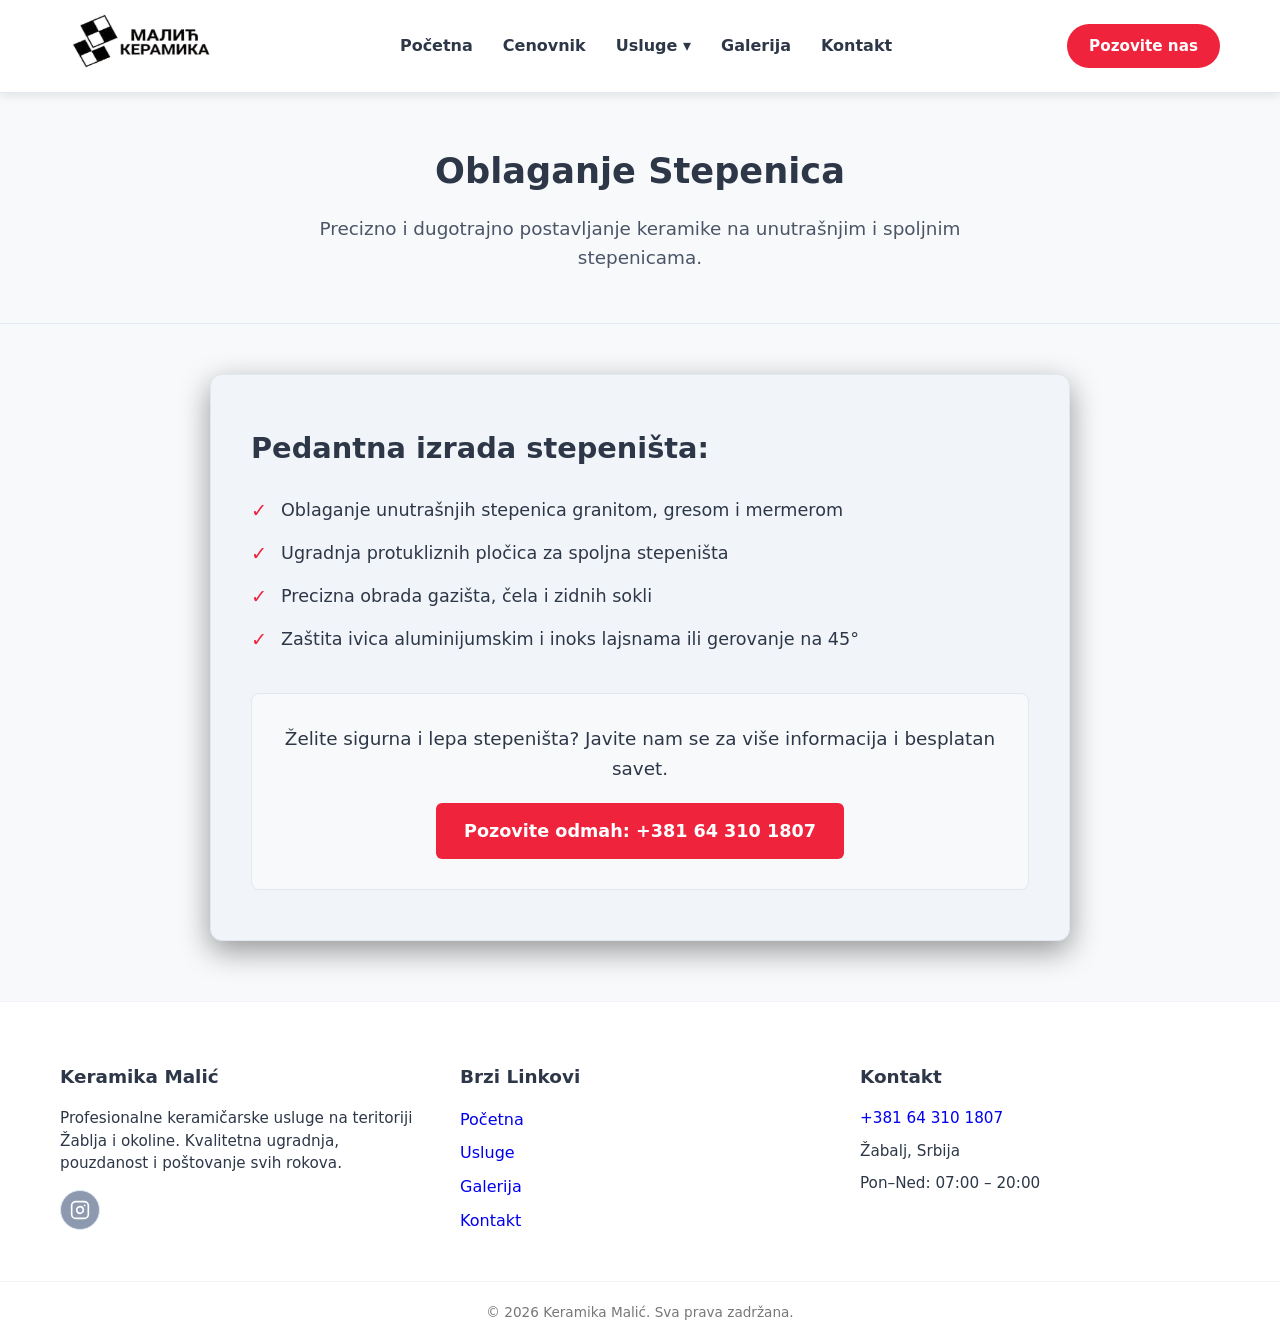
<file: stair-tiling.html>
<!DOCTYPE html>
<html lang="sr">
<head>
  <meta charset="UTF-8">
  <meta name="viewport" content="width=device-width, initial-scale=1.0">
  <title>Oblaganje Stepenica - Keramika Malić</title>
  <link rel="stylesheet" href="style.css">
</head>
<body>

  <nav class="navbar">
    <div class="nav-container">
      <a href="index.html" class="logo-link">
        <img src="images/logoLight-remove.png" alt="Keramika Malić Logo" class="logo-img">
      </a>
      <ul class="nav-links">
        <li><a href="index.html">Početna</a></li>
        <li><a href="pricing.html">Cenovnik</a></li>

        <li class="dropdown">
          <a href="#services" class="drop-btn">Usluge ▾</a>
          <ul class="dropdown-menu">
            <li><a href="bathroom-adaptation.html">Adaptacija kupatila</a></li>
            <li><a href="tile-installation.html">Postavljanje pločica</a></li>
            <li><a href="stair-tiling.html">Oblaganje stepenica</a></li>
            <li><a href="terraces-balconies.html">Terasi i balkoni</a></li>
            <li><a href="tile-making.html">Gerovanje pločica</a></li>
          </ul>
        </li>

        <li><a href="gallery.html">Galerija</a></li>
        <li><a href="index.html#contact">Kontakt</a></li>
      </ul>
      <div class="nav-action">
        <a href="tel:+381643101807" class="btn-call">Pozovite nas</a>
      </div>
    </div>
  </nav>

  <main class="service-detail-section">
    <div class="service-hero-header">
      <div class="container">
        <h1 class="section-title">Oblaganje Stepenica</h1>
        <p class="service-subtitle">Precizno i dugotrajno postavljanje keramike na unutrašnjim i spoljnim stepenicama.</p>
      </div>
    </div>

    <div class="container service-main-container">
      <div class="service-content-box">
        <h2>Pedantna izrada stepeništa:</h2>
        <ul class="service-list">
          <li>Oblaganje unutrašnjih stepenica granitom, gresom i mermerom</li>
          <li>Ugradnja protukliznih pločica za spoljna stepeništa</li>
          <li>Precizna obrada gazišta, čela i zidnih sokli</li>
          <li>Zaštita ivica aluminijumskim i inoks lajsnama ili gerovanje na 45°</li>
        </ul>

        <div class="service-cta-box">
          <p>Želite sigurna i lepa stepeništa? Javite nam se za više informacija i besplatan savet.</p>
          <a href="tel:+381643101807" class="btn-primary">Pozovite odmah: +381 64 310 1807</a>
        </div>
      </div>
    </div>
  </main>

  <footer>
    <div class="container footer-container">
      <div class="footer-col">
        <h3>Keramika Malić</h3>
        <p>Profesionalne keramičarske usluge na teritoriji Žablja i okoline. Kvalitetna ugradnja, pouzdanost i poštovanje svih rokova.</p>
        <div class="footer-social">
          <a href="https://www.instagram.com/keramikamalic?xtok=MW9xeDdrZXFmZHkzZw==" target="_blank" aria-label="Instagram" class="social-icon">
            <svg xmlns="http://www.w3.org/2000/svg" width="20" height="20" viewBox="0 0 24 24" fill="none" stroke="currentColor" stroke-width="2" stroke-linecap="round" stroke-linejoin="round"><rect x="2" y="2" width="20" height="20" rx="5" ry="5"></rect><path d="M16 11.37A4 4 0 1 1 12.63 8 4 4 0 0 1 16 11.37z"></path><line x1="17.5" y1="6.5" x2="17.51" y2="6.5"></line></svg>
          </a>
        </div>
      </div>

      <div class="footer-col">
        <h4>Brzi Linkovi</h4>
        <ul class="footer-links">
          <li><a href="#">Početna</a></li>
          <li><a href="#services">Usluge</a></li>
          <li><a href="#gallery">Galerija</a></li>
          <li><a href="#contact">Kontakt</a></li>
        </ul>
      </div>

      <div class="footer-col">
        <h4>Kontakt</h4>
        <p><a href="tel:+381643101807">+381 64 310 1807</a></p>
        <p>Žabalj, Srbija</p>
        <p>Pon–Ned: 07:00 – 20:00</p>
      </div>
    </div>
    
    <div class="footer-bottom">
      <p>&copy; 2026 Keramika Malić. Sva prava zadržana.</p>
    </div>
  </footer>

</body>
</html>
</file>
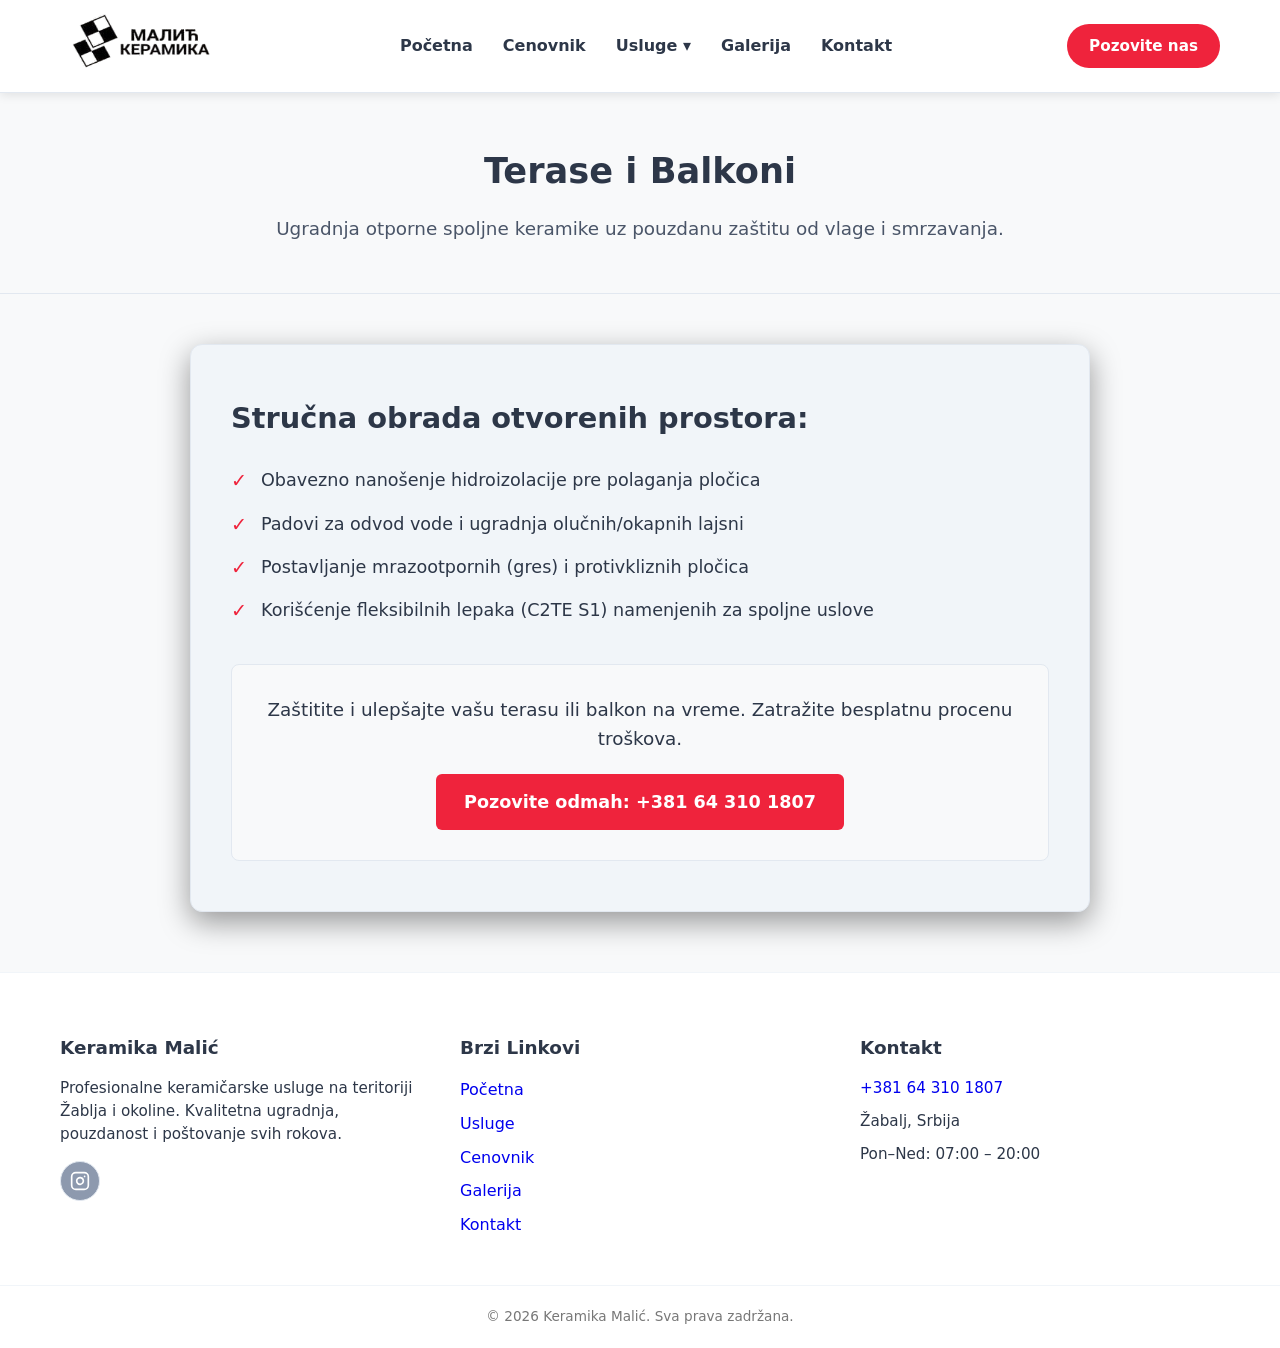
<file: terraces-balconies.html>
<!DOCTYPE html>
<html lang="sr">
<head>
  <meta charset="UTF-8">
  <meta name="viewport" content="width=device-width, initial-scale=1.0">
  <title>Terase i Balkoni - Keramika Malić</title>
  <link rel="stylesheet" href="style.css">
</head>
<body>

  <nav class="navbar">
    <div class="nav-container">
      <a href="index.html" class="logo-link">
        <img src="images/logoLight-remove.png" alt="Keramika Malić Logo" class="logo-img">
      </a>
      <ul class="nav-links">
        <li><a href="index.html">Početna</a></li>
        <li><a href="pricing.html">Cenovnik</a></li>

        <li class="dropdown">
          <a href="#services" class="drop-btn">Usluge ▾</a>
          <ul class="dropdown-menu">
            <li><a href="bathroom-adaptation.html">Adaptacija kupatila</a></li>
            <li><a href="tile-installation.html">Postavljanje pločica</a></li>
            <li><a href="stair-tiling.html">Oblaganje stepenica</a></li>
            <li><a href="terraces-balconies.html">Terasi i balkoni</a></li>
            <li><a href="tile-making.html">Gerovanje pločica</a></li>
          </ul>
        </li>

        <li><a href="gallery.html">Galerija</a></li>
        <li><a href="index.html#contact">Kontakt</a></li>
      </ul>
      <div class="nav-action">
        <a href="tel:+381643101807" class="btn-call">Pozovite nas</a>
      </div>
    </div>
  </nav>

  <main class="service-detail-section">
    <div class="service-hero-header">
      <div class="container">
        <h1 class="section-title">Terase i Balkoni</h1>
        <p class="service-subtitle">Ugradnja otporne spoljne keramike uz pouzdanu zaštitu od vlage i smrzavanja.</p>
      </div>
    </div>  

      <div class="service-content-box">
        <h2>Stručna obrada otvorenih prostora:</h2>
        <ul class="service-list">
          <li>Obavezno nanošenje hidroizolacije pre polaganja pločica</li>
          <li>Padovi za odvod vode i ugradnja olučnih/okapnih lajsni</li>
          <li>Postavljanje mrazootpornih (gres) i protivkliznih pločica</li>
          <li>Korišćenje fleksibilnih lepaka (C2TE S1) namenjenih za spoljne uslove</li>
        </ul>

        <div class="service-cta-box">
          <p>Zaštitite i ulepšajte vašu terasu ili balkon na vreme. Zatražite besplatnu procenu troškova.</p>
          <a href="tel:+381643101807" class="btn-primary">Pozovite odmah: +381 64 310 1807</a>
        </div>
      </div>
    </div>
  </main>

  <footer>
    <div class="container footer-container">
      <div class="footer-col">
        <h3>Keramika Malić</h3>
        <p>Profesionalne keramičarske usluge na teritoriji Žablja i okoline. Kvalitetna ugradnja, pouzdanost i poštovanje svih rokova.</p>
        <div class="footer-social">
          <a href="https://www.instagram.com/keramikamalic?xtok=MW9xeDdrZXFmZHkzZw==" target="_blank" aria-label="Instagram" class="social-icon">
            <svg xmlns="http://www.w3.org/2000/svg" width="20" height="20" viewBox="0 0 24 24" fill="none" stroke="currentColor" stroke-width="2" stroke-linecap="round" stroke-linejoin="round"><rect x="2" y="2" width="20" height="20" rx="5" ry="5"></rect><path d="M16 11.37A4 4 0 1 1 12.63 8 4 4 0 0 1 16 11.37z"></path><line x1="17.5" y1="6.5" x2="17.51" y2="6.5"></line></svg>
          </a>
        </div>
      </div>

      <div class="footer-col">
        <h4>Brzi Linkovi</h4>
        <ul class="footer-links">
          <li><a href="index.html">Početna</a></li>
          <li><a href="#services">Usluge</a></li>
          <li><a href="pricing.html">Cenovnik</a></li>
          <li><a href="gallery.html">Galerija</a></li>
          <li><a href="#contact">Kontakt</a></li>
        </ul>
      </div>

      <div class="footer-col">
        <h4>Kontakt</h4>
        <p><a href="tel:+381643101807">+381 64 310 1807</a></p>
        <p>Žabalj, Srbija</p>
        <p>Pon–Ned: 07:00 – 20:00</p>
      </div>
    </div>
    
    <div class="footer-bottom">
      <p>&copy; 2026 Keramika Malić. Sva prava zadržana.</p>
    </div>
  </footer>

</body>
</html>
</file>
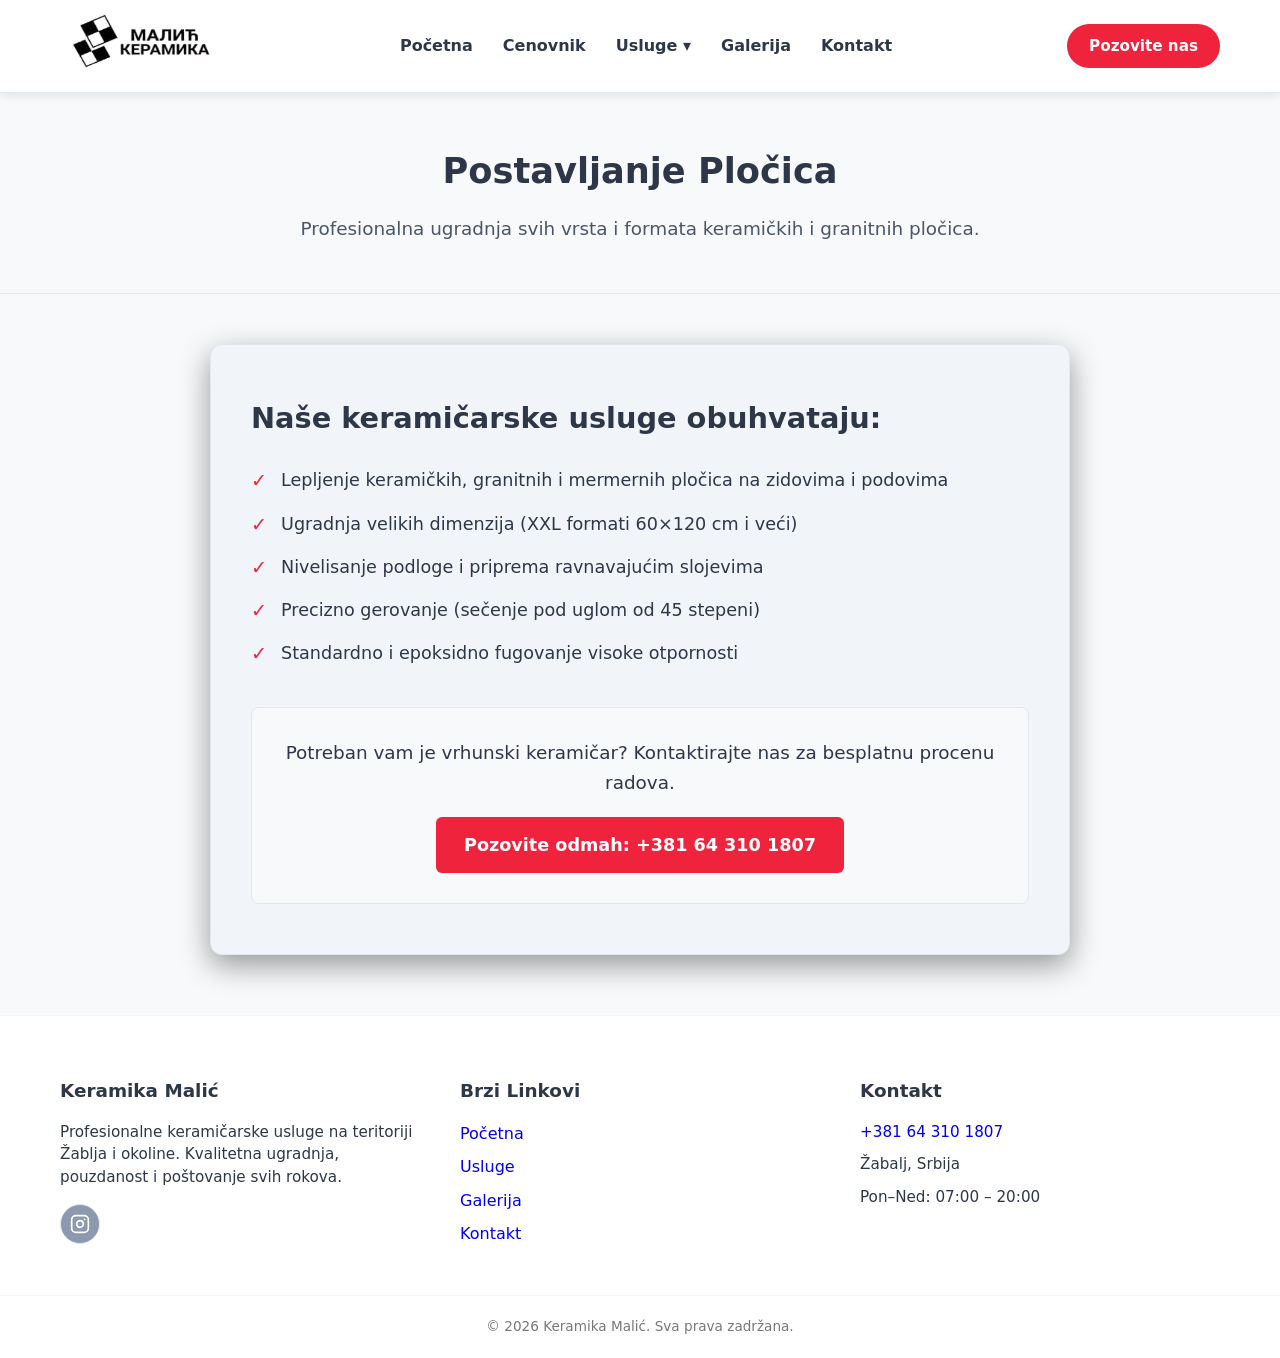
<file: tile-installation.html>
<!DOCTYPE html>
<html lang="sr">
<head>
  <meta charset="UTF-8">
  <meta name="viewport" content="width=device-width, initial-scale=1.0">
  <title>Postavljanje Pločica - Keramika Malić</title>
  <link rel="stylesheet" href="style.css">
</head>
<body>

  <nav class="navbar">
    <div class="nav-container">
      <a href="index.html" class="logo-link">
        <img src="images/logoLight-remove.png" alt="Keramika Malić Logo" class="logo-img">
      </a>
      <ul class="nav-links">
        <li><a href="index.html">Početna</a></li>
        <li><a href="pricing.html">Cenovnik</a></li>
        
        <li class="dropdown">
          <a href="#services" class="drop-btn">Usluge ▾</a>
          <ul class="dropdown-menu">
            <li><a href="bathroom-adaptation.html">Adaptacija kupatila</a></li>
            <li><a href="tile-installation.html">Postavljanje pločica</a></li>
            <li><a href="stair-tiling.html">Oblaganje stepenica</a></li>
            <li><a href="terraces-balconies.html">Terasi i balkoni</a></li>
            <li><a href="tile-making.html">Gerovanje pločica</a></li>
          </ul>
        </li>

        <li><a href="gallery.html">Galerija</a></li>
        <li><a href="index.html#contact">Kontakt</a></li>
      </ul>
      <div class="nav-action">
        <a href="tel:+381643101807" class="btn-call">Pozovite nas</a>
      </div>
    </div>
  </nav>

  <main class="service-detail-section">
    <div class="service-hero-header">
      <div class="container">
        <h1 class="section-title">Postavljanje Pločica</h1>
        <p class="service-subtitle">Profesionalna ugradnja svih vrsta i formata keramičkih i granitnih pločica.</p>
      </div>
    </div>  
      
    <div class="container service-main-container">
      <div class="service-content-box">
        <h2>Naše keramičarske usluge obuhvataju:</h2>
        <ul class="service-list">
          <li>Lepljenje keramičkih, granitnih i mermernih pločica na zidovima i podovima</li>
          <li>Ugradnja velikih dimenzija (XXL formati 60×120 cm i veći)</li>
          <li>Nivelisanje podloge i priprema ravnavajućim slojevima</li>
          <li>Precizno gerovanje (sečenje pod uglom od 45 stepeni)</li>
          <li>Standardno i epoksidno fugovanje visoke otpornosti</li>
        </ul>

        <div class="service-cta-box">
          <p>Potreban vam je vrhunski keramičar? Kontaktirajte nas za besplatnu procenu radova.</p>
          <a href="tel:+381643101807" class="btn-primary">Pozovite odmah: +381 64 310 1807</a>
        </div>
      </div>
    </div>
  </main>

  <footer>
    <div class="container footer-container">
      <div class="footer-col">
        <h3>Keramika Malić</h3>
        <p>Profesionalne keramičarske usluge na teritoriji Žablja i okoline. Kvalitetna ugradnja, pouzdanost i poštovanje svih rokova.</p>
        <div class="footer-social">
          <a href="https://www.instagram.com/keramikamalic?xtok=MW9xeDdrZXFmZHkzZw==" target="_blank" aria-label="Instagram" class="social-icon">
            <svg xmlns="http://www.w3.org/2000/svg" width="20" height="20" viewBox="0 0 24 24" fill="none" stroke="currentColor" stroke-width="2" stroke-linecap="round" stroke-linejoin="round"><rect x="2" y="2" width="20" height="20" rx="5" ry="5"></rect><path d="M16 11.37A4 4 0 1 1 12.63 8 4 4 0 0 1 16 11.37z"></path><line x1="17.5" y1="6.5" x2="17.51" y2="6.5"></line></svg>
          </a>
        </div>
      </div>

      <div class="footer-col">
        <h4>Brzi Linkovi</h4>
        <ul class="footer-links">
          <li><a href="#">Početna</a></li>
          <li><a href="#services">Usluge</a></li>
          <li><a href="#gallery">Galerija</a></li>
          <li><a href="#contact">Kontakt</a></li>
        </ul>
      </div>

      <div class="footer-col">
        <h4>Kontakt</h4>
        <p><a href="tel:+381643101807">+381 64 310 1807</a></p>
        <p>Žabalj, Srbija</p>
        <p>Pon–Ned: 07:00 – 20:00</p>
      </div>
    </div>
    
    <div class="footer-bottom">
      <p>&copy; 2026 Keramika Malić. Sva prava zadržana.</p>
    </div>
  </footer>

</body>
</html>
</file>
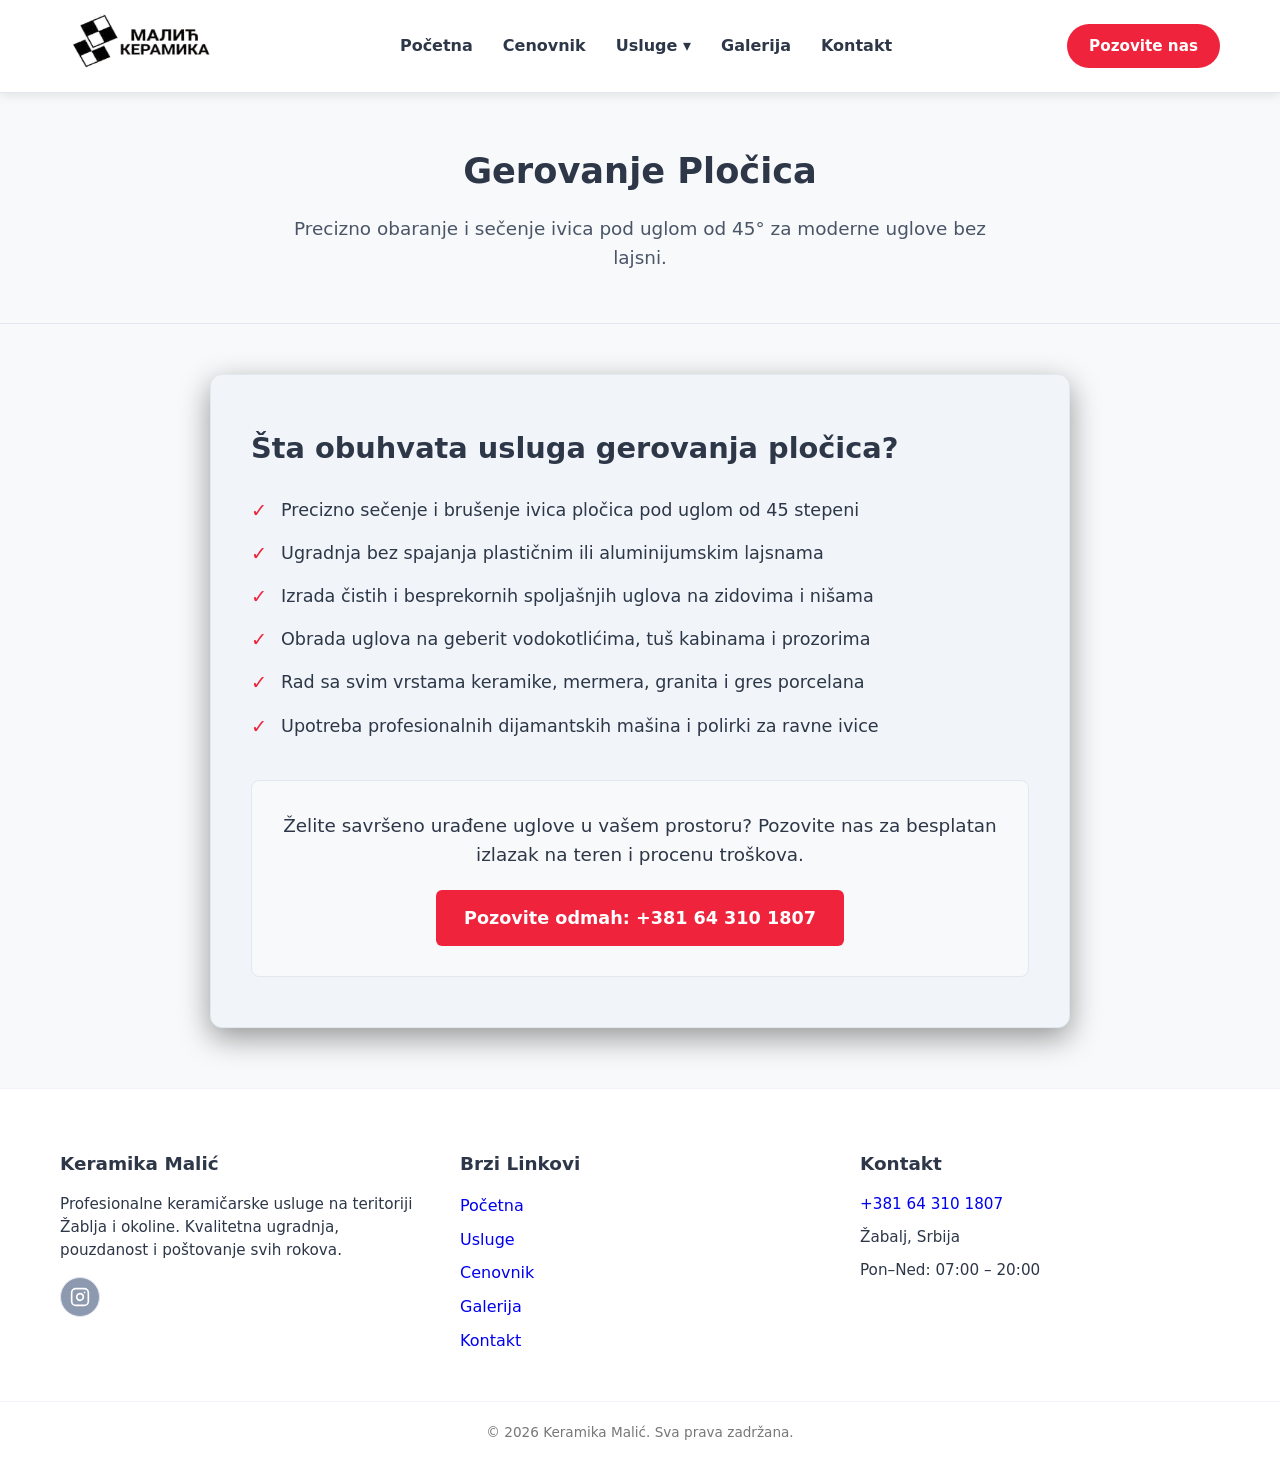
<file: tile-making.html>
<!DOCTYPE html>
<html lang="sr">
<head>
  <meta charset="UTF-8">
  <meta name="viewport" content="width=device-width, initial-scale=1.0">
  <title>Gerovanje Pločica - Keramika Malić</title>
  <link rel="stylesheet" href="style.css">
</head>
<body>

  <nav class="navbar">
    <div class="nav-container">
      <a href="index.html" class="logo-link">
        <img src="images/logoLight-remove.png" alt="Keramika Malić Logo" class="logo-img">
      </a>

      <ul class="nav-links">
        <li><a href="index.html">Početna</a></li>
        <li><a href="pricing.html">Cenovnik</a></li>
        
        <li class="dropdown">
          <a href="index.html#services" class="drop-btn">Usluge ▾</a>
          <ul class="dropdown-menu">
            <li><a href="bathroom-adaptation.html">Adaptacija kupatila</a></li>
            <li><a href="tile-installation.html">Postavljanje pločica</a></li>
            <li><a href="stair-tiling.html">Oblaganje stepenica</a></li>
            <li><a href="terraces-balconies.html">Terasi i balkoni</a></li>
            <li><a href="tile-making.html">Gerovanje pločica</a></li>
          </ul>
        </li>

        <li><a href="gallery.html">Galerija</a></li>
        <li><a href="index.html#contact">Kontakt</a></li>
      </ul>

      <div class="nav-action">
        <a href="tel:+381643101807" class="btn-call">Pozovite nas</a>
      </div>
    </div>
  </nav>

    <main class="service-detail-section">
        <div class="service-hero-header">
            <div class="container">
                <h1 class="section-title">Gerovanje Pločica</h1>
                <p class="service-subtitle">Precizno obaranje i sečenje ivica pod uglom od 45° za moderne uglove bez lajsni.</p>
            </div>
        </div>

        <div class="container service-main-container">
            <div class="service-content-box">
            <h2>Šta obuhvata usluga gerovanja pločica?</h2>
            <ul class="service-list">
                <li>Precizno sečenje i brušenje ivica pločica pod uglom od 45 stepeni</li>
                <li>Ugradnja bez spajanja plastičnim ili aluminijumskim lajsnama</li>
                <li>Izrada čistih i besprekornih spoljašnjih uglova na zidovima i nišama</li>
                <li>Obrada uglova na geberit vodokotlićima, tuš kabinama i prozorima</li>
                <li>Rad sa svim vrstama keramike, mermera, granita i gres porcelana</li>
                <li>Upotreba profesionalnih dijamantskih mašina i polirki za ravne ivice</li>
            </ul>

            <div class="service-cta-box">
                <p>Želite savršeno urađene uglove u vašem prostoru? Pozovite nas za besplatan izlazak na teren i procenu troškova.</p>
                <a href="tel:+381643101807" class="btn-primary">Pozovite odmah: +381 64 310 1807</a>
            </div>
            </div>
        </div>

    </main>

  <footer>
    <div class="container footer-container">
      <div class="footer-col">
        <h3>Keramika Malić</h3>
        <p>Profesionalne keramičarske usluge na teritoriji Žablja i okoline. Kvalitetna ugradnja, pouzdanost i poštovanje svih rokova.</p>
        <div class="footer-social">
          <a href="https://www.instagram.com/keramikamalic?xtok=MW9xeDdrZXFmZHkzZw==" target="_blank" aria-label="Instagram" class="social-icon">
            <svg xmlns="http://www.w3.org/2000/svg" width="20" height="20" viewBox="0 0 24 24" fill="none" stroke="currentColor" stroke-width="2" stroke-linecap="round" stroke-linejoin="round"><rect x="2" y="2" width="20" height="20" rx="5" ry="5"></rect><path d="M16 11.37A4 4 0 1 1 12.63 8 4 4 0 0 1 16 11.37z"></path><line x1="17.5" y1="6.5" x2="17.51" y2="6.5"></line></svg>
          </a>
        </div>
      </div>

      <div class="footer-col">
        <h4>Brzi Linkovi</h4>
        <ul class="footer-links">
          <li><a href="index.html">Početna</a></li>
          <li><a href="index.html#services">Usluge</a></li>
          <li><a href="pricing.html">Cenovnik</a></li>
          <li><a href="gallery.html">Galerija</a></li>
          <li><a href="index.html#contact">Kontakt</a></li>
        </ul>
      </div>

      <div class="footer-col">
        <h4>Kontakt</h4>
        <p><a href="tel:+381643101807">+381 64 310 1807</a></p>
        <p>Žabalj, Srbija</p>
        <p>Pon–Ned: 07:00 – 20:00</p>
      </div>
    </div>
    
    <div class="footer-bottom">
      <p>&copy; 2026 Keramika Malić. Sva prava zadržana.</p>
    </div>
  </footer>

</body>
</html>
</file>
<file: style.css>
:root {
  --onyx: #F8F9FA;            
  --mahogany-red: #D90429;     
  --bright-red: #EF233C;       
  --smoky-rose: #8D99AE;       
  --light-coral: #EDF2F4;      
  --coffee-bean: #FFFFFF;      
  --rich-mahogany: #E2E8F0;    
  --black-cherry: #EF233C;    
  --white: #FFFFFF;            
  --shadow-grey: #F1F5F9;      
}

* {
  box-sizing: border-box;
  margin: 0;
  padding: 0;
}

body {
  background-color: var(--onyx);
  color: #2D3748;
  font-family: system-ui, -apple-system, BlinkMacSystemFont, 'Segoe UI', Roboto, Oxygen, Ubuntu, Cantarell, sans-serif;
  line-height: 1.6;
}

.container {
  max-width: 1200px;
  margin: 0 auto;
  padding: 0 20px;
}

.navbar {
  background-color: var(--white);
  border-bottom: 1px solid var(--rich-mahogany);
  position: sticky;
  top: 0;
  z-index: 1000;
  padding: 12px 0;
  box-shadow: 0 2px 10px rgba(0, 0, 0, 0.1);
}

.nav-container {
  max-width: 1200px;
  margin: 0 auto;
  padding: 0 20px;
  display: flex;
  align-items: center;
  justify-content: space-between;
}

.logo-link {
  text-decoration: none;
}

.logo-img {
  height: 60px;
  width: 165px;
}

.nav-links {
  list-style: none;
  display: flex;
  gap: 30px;
}

.nav-links a {
  text-decoration: none;
  color: #2D3748;
  font-weight: 600;
  font-size: 1rem;
  transition: color 0.3s ease;
}

.nav-links a:hover {
  color: var(--bright-red);
}

.btn-call {
  text-decoration: none;
  background-color: var(--bright-red);
  color: #ffffff;
  padding: 10px 22px;
  border-radius: 50px;
  font-weight: bold;
  font-size: 0.95rem;
  transition: background-color 0.3s ease, transform 0.2s ease;
  display: inline-block;
}

.btn-call:hover {
  background-color: var(--mahogany-red);
  transform: translateY(-2px);
}

.hero {
  padding: 10px 0 40px 0;
  border-bottom: 1px solid var(--shadow-grey);
}

.hero-container { 
  display: flex; 
  align-items: center;
  justify-content: space-between; 
  gap: 50px; 
} 

.hero-text { 
  flex: 1.2; 
  display: flex; 
  flex-direction: column; 
} 

.hero-text h1 { 
  font-size: 2.6rem; 
  font-weight: 800; 
  line-height: 1.2; 
  margin-bottom: 20px;
} 

.hero-text p { 
  font-size: 1.1rem; 
  margin-bottom: 18px;
  line-height: 1.6; 
} 

.hero-location-text {
  font-size: 0.95rem;
  color: var(--bright-red);
  font-weight: 600;
  margin-bottom: 35px;
}

.hero-stats { 
  display: flex; 
  gap: 30px; 
  margin-bottom: 40px;
}

.stat-box {
  display: flex;
  flex-direction: column;
}

.stat-num {
  font-size: 1.5rem;
  font-weight: 800;
  color: var(--bright-red);
}

.stat-label {
  font-size: 0.85rem;
  color: #888;
}

.hero-buttons {
  display: flex;
  gap: 15px;
  flex-wrap: wrap;
}

.btn-secondary { 
text-decoration: none; 
  background-color: var(--smoky-rose); 
  color: #ffffff; 
  padding: 14px 28px; 
  border-radius: 6px; 
  font-weight: bold; 
  font-size: 1.1rem; 
  display: inline-block; 
  border: 1px solid rgba(0, 0, 0, 0.1);
  box-shadow: 0 4px 10px rgba(0, 0, 0, 0.15);
  transition: all 0.3s ease;
} 

.btn-secondary:hover { 
  background-color: #6c7a90;
}

.hero-image-box {
  flex: 1;
  max-width: 580px;
  height: auto;
  border-radius: 12px;
  overflow: hidden;
  box-shadow: 0 10px 25px rgba(0, 0, 0, 0.3);
  margin-top: 20px; 
}

.hero-image-box img {
  width: 100%;
  height: auto;
  display: block;
  object-fit: cover;
}

.features-bar {
  background-color: var(--bright-red);
  width: 100%;
  border-bottom: 1px solid var(--rich-mahogany);
  padding: 22px 30px; 
}

.features-container {
  display: flex;
  justify-content: space-between;
  align-items: center;
  flex-wrap: wrap;
  gap: 20px;
  max-width: 1400px; 
  margin: 0 auto;
  color: var(--white);
  font-size: 1rem;
  font-weight: 650;
}

.feature-divider {
  color: rgba(255, 255, 255, 0.4); 
}

.btn-primary {
  text-decoration: none;
  background-color: var(--bright-red);
  color: #ffffff;
  padding: 14px 28px;
  border-radius: 6px;
  font-weight: bold;
  font-size: 1.1rem;
  display: inline-block;
  transition: background-color 0.3s ease;
}

.btn-primary:hover {
  background-color: var(--mahogany-red);
}

.services-section {
  padding: 30px 0;
}

.section-title {
  text-align: center;
  font-size: 2.2rem;
  margin-top: 0px;
  margin-bottom: 25px;
  position: relative;
}

.section-title-gallery {
  text-align: center;
  font-size: 2.2rem;
  margin-bottom: 35px;
  margin-top: 25px;
  position: relative;
}

.services-grid {
  display: grid;
  grid-template-columns: repeat(6, 1fr);
  gap: 25px;
}

.service-card {
  grid-column: span 2;
  background-color: var(--white);
  border: 1px solid var(--rich-mahogany);
  padding: 30px 20px;
  border-radius: 8px;
  box-shadow: 0 4px 6px -1px rgba(0, 0, 0, 0.05);
  transition: transform 0.3s ease, box-shadow 0.3s ease;
}

.service-card:nth-child(4) {
  grid-column: 2 / span 2; 
}

.service-card:nth-child(5) {
  grid-column: 4 / span 2; 
}

.service-card:hover {
  transform: translateY(-5px);
  box-shadow: 0 10px 15px -3px rgba(0, 0, 0, 0.1);
}

.service-card h3 {
  font-size: 1.25rem;
  margin-bottom: 15px;
  color: #1A202C;
}

.service-card p {
  color: #4A5568;
  font-size: 0.95rem;
}

.service-hero-header {
  background-color: var(--onyx);
  border-bottom: 1px solid var(--rich-mahogany);
  padding: 50px 0;
  text-align: center;
  margin-bottom: 50px;
}

.service-hero-header .section-title {
  margin-bottom: 15px;
}

.service-hero-header .service-subtitle {
  max-width: 750px;
  margin: 0 auto;
  font-size: 1.15rem;
  color: #4A5568;
  line-height: 1.6;
}

.service-main-container {
  max-width: 900px;
}

.gallery-section {
  background-color: var(--light-coral);
  padding: 50px 0;
  text-align: center;
  border-top: 1px solid var(--rich-mahogany);
  border-bottom: 1px solid var(--rich-mahogany);
}

.gallery-subtitle {
  text-align: center;
  margin-bottom: 40px;
  font-size: 1.1rem;
  color: #4A5568;
}

.full-gallery-grid {
  display: grid;
  grid-template-columns: repeat(auto-fill, minmax(280px, 1fr));
  gap: 20px;
}

.gallery-card {
  background-color: #FFFFFF;
  border: 1px solid var(--rich-mahogany);
  height: 480px;
  border-radius: 8px;
  overflow: hidden;
  transition: transform 0.3s ease, border-color 0.3s ease;
}

.gallery-card:hover {
  transform: translateY(-4px);
}

.gallery-card img {
  width: 100%;
  height: 100%;
  object-fit: cover;
  display: block;
}

.carousel-container {
  position: relative;
  display: flex;
  align-items: center;
  max-width: 1100px;
  margin: 0 auto;
}

.carousel-track {
  display: flex;
  gap: 20px;
  overflow-x: auto;
  scroll-behavior: smooth;
  scrollbar-width: none;
  padding: 10px 5px;
  width: 100%;
}

.carousel-track::-webkit-scrollbar {
  display: none;
}

.carousel-track .gallery-card {
  flex: 0 0 350px; 
  height: 480px;
  border-radius: 8px;
  overflow: hidden;
  background-color: #FFFFFF;
  border: 1px solid var(--rich-mahogany);
  transition: transform 0.3s ease, border-color 0.3s ease;
}

.carousel-track .gallery-card:hover {
  transform: translateY(-4px);
}

.carousel-track .gallery-card img {
  width: 100%;
  height: 100%;
  object-fit: cover;
  display: block;
}

.carousel-btn {
  position: absolute;
  top: 50%;
  transform: translateY(-50%);
  background-color: var(--bright-red);
  color: #ffffff; 
  border: 1px solid var(--bright-red);
  font-size: 1.2rem;
  width: 45px;
  height: 45px;
  cursor: pointer;
  z-index: 10;
  border-radius: 50%;
  display: flex;
  align-items: center;
  justify-content: center;
  box-shadow: 0 4px 6px -1px rgba(0, 0, 0, 0.1);
  transition: background-color 0.3s ease, transform 0.2s ease, color 0.3s ease;
}

.carousel-btn:hover {
  background-color: var(--mahogany-red);
  color: #ffffff;
  border: 1px solid var(--mahogany-red);
  transform: translateY(-50%) scale(1.1);
}

.prev-btn {
  left: -25px;
}

.next-btn {
  right: -25px;
}

.contact-section {
  padding: 50px 0;
  text-align: center;
}

.contact-desc {
  color: #4A5568;
  margin-bottom: 30px;
  font-size: 1.1rem;
}

.contact-info {
  background-color: #FFFFFF;
  max-width: 500px;
  margin: 0 auto;
  padding: 30px;
  border-radius: 8px;
  border: 1px solid var(--rich-mahogany);
  text-align: left;
  display: flex;
  flex-direction: column;
  gap: 12px;
  box-shadow: 0 4px 6px -1px rgba(0, 0, 0, 0.05);
}

.contact-info p {
  font-size: 1.05rem;
  color: #2D3748;
}

.contact-info a {
  text-decoration: none;
  color: var(--bright-red);
}

.contact-info a:hover {
  text-decoration: underline;
}

footer {
  background-color: var(--white);
  padding: 60px 0 20px 0;
  border-top: 1px solid var(--shadow-grey);
}

.footer-container {
  display: grid;
  grid-template-columns: repeat(auto-fit, minmax(240px, 1fr));
  gap: 40px;
  margin-bottom: 40px;
}

.footer-col h3, .footer-col h4 {
  margin-bottom: 15px;
  font-size: 1.15rem;
}

.footer-col p {
  font-size: 0.95rem;
  margin-bottom: 10px;
  line-height: 1.5;
}

.footer-links {
  list-style: none;
  padding: 0;
}

.footer-links li {
  margin-bottom: 8px;
}

.footer-links a, .footer-col a {
  text-decoration: none;
  transition: color 0.3s ease;
}

.footer-links a:hover, .footer-col a:hover {
  color: var(--bright-red);
}

.footer-social {
  margin-top: 15px;
}

.footer-social a:hover {
  color: var(--light-coral);
}

.social-icon {
  display: inline-flex;
  align-items: center;
  justify-content: center;
  width: 40px;
  height: 40px;
  background-color: var(--smoky-rose);
  color: white;
  border-radius: 50%;
  border: 1px solid var(--rich-mahogany);
  transition: background-color 0.3s ease, border-color 0.3s ease, transform 0.2s ease;
}

.social-icon:hover {
  background-color: var(--bright-red);
  border-color: var(--bright-red);
  transform: translateY(-2px);
}

.footer-bottom {
  text-align: center;
  padding-top: 20px;
  border-top: 1px solid var(--shadow-grey);
  font-size: 0.85rem;
  color: #777777;
}

.pricing-page-section {
  padding: 60px 0;
  text-align: center;
}

.pricing-subtitle {
  margin-bottom: 40px;
  font-size: 1.1rem;
}

.pricing-grid {
  display: grid;
  grid-template-columns: repeat(auto-fit, minmax(320px, 1fr));
  gap: 25px;
  margin-bottom: 50px;
}

.pricing-card {
  background-color: var(--shadow-grey);
  border: 1px solid var(--rich-mahogany);
  padding: 35px 25px;
  border-radius: 8px;
  text-align: center;
  transition: transform 0.3s ease, border-color 0.3s ease;
  display: flex;
  flex-direction: column;
  justify-content: space-between;
}

.pricing-card:hover {
  transform: translateY(-5px);
  border-color: var(--bright-red);
}

.pricing-card h3 {
  font-size: 1.3rem;
  margin-bottom: 15px;
}

.pricing-card .price {
  font-size: 2rem;
  font-weight: 800;
  color: var(--bright-red);
  margin-bottom: 15px;
}

.pricing-card .price .unit {
  font-size: 1rem;
  font-weight: 400;
  color: #b3b3b3;
}

.pricing-card p {
  color: #b3b3b3;
  font-size: 0.95rem;
}

.pricing-page-section {
  padding: 60px 0;
  text-align: center;
}

.pricing-subtitle {
  margin-bottom: 40px;
  font-size: 1.1rem;
  color: #4A5568;
}

.pricing-grid {
  display: grid;
  grid-template-columns: repeat(auto-fit, minmax(300px, 1fr));
  gap: 25px;
  margin-bottom: 50px;
}

.pricing-card {
  background-color: #FFFFFF;
  border: 1px solid var(--rich-mahogany);
  padding: 35px 25px;
  border-radius: 8px;
  text-align: center;
  box-shadow: 0 4px 6px -1px rgba(0, 0, 0, 0.05);
  transition: transform 0.3s ease, border-color 0.3s ease;
  display: flex;
  flex-direction: column;
  justify-content: space-between;
}

.pricing-card:hover {
  transform: translateY(-5px);
  border-color: var(--bright-red);
}

.pricing-card h3 {
  font-size: 1.3rem;
  margin-bottom: 15px;
  color: #1A202C;
}

.pricing-card .price {
  font-size: 2rem;
  font-weight: 800;
  color: var(--bright-red);
  margin-bottom: 15px;
}

.pricing-card .price .unit {
  font-size: 1rem;
  font-weight: 400;
  color: #718096;
}

.pricing-card p {
  color: #4A5568;
  font-size: 0.95rem;
}

.highlight-card {
  border: 2px solid var(--bright-red);
  background: linear-gradient(135deg, #FFFFFF 0%, #FFF5F5 100%);
}

.pricing-cta-box {
  background-color: #FFFFFF;
  border: 1px solid var(--rich-mahogany);
  padding: 30px;
  border-radius: 8px;
  max-width: 700px;
  margin: 0 auto;
  box-shadow: 0 4px 6px -1px rgba(0, 0, 0, 0.05);
}

.pricing-cta-box p {
  font-size: 1.1rem;
  margin-bottom: 20px;
  color: #2D3748;
}

.sub-section-title {
  text-align: center;
  font-size: 1.8rem;
  margin: 50px 0 30px 0;
  color: #1A202C;
}

.included-grid {
  display: grid;
  grid-template-columns: repeat(auto-fit, minmax(280px, 1fr));
  gap: 25px;
  margin-bottom: 60px;
}

.included-box {
  background-color: #FFFFFF;
  border: 1px solid var(--rich-mahogany);
  padding: 25px 20px;
  border-radius: 8px;
  text-align: center;
  box-shadow: 0 4px 6px -1px rgba(0, 0, 0, 0.05);
  transition: transform 0.3s ease;
}

.included-box:hover {
  transform: translateY(-3px);
}

.included-box h3 {
  font-size: 1.15rem;
  margin-bottom: 10px;
  color: #1A202C;
  font-weight: 700;
}

.included-box p {
  font-size: 0.95rem;
  color: #4A5568;
  line-height: 1.5;
}


.about-section {
  padding: 60px 0;
  background-color: var(--white);
  border-bottom: 1px solid var(--rich-mahogany);
}

.about-container {
  display: flex;
  align-items: center;
  justify-content: space-between;
  gap: 50px;
}

.about-text-content {
  flex: 1.3;
}

.about-badge {
  display: inline-block;
  font-size: 0.85rem;
  font-weight: 800;
  color: var(--bright-red);
  letter-spacing: 1.5px;
  margin-bottom: 10px;
}

.about-text-content h2 {
  font-size: 2.1rem;
  font-weight: 800;
  color: #1A202C;
  line-height: 1.3;
  margin-bottom: 20px;
}

.about-text-content p {
  font-size: 1.05rem;
  color: #4A5568;
  line-height: 1.7;
  margin-bottom: 15px;
}

.about-price-card {
  flex: 0.9;
  background-color: var(--onyx);
  border: 1px solid var(--rich-mahogany);
  border-radius: 12px;
  padding: 35px 30px;
  text-align: center;
  box-shadow: 0 4px 15px rgba(0, 0, 0, 0.05);
}

.card-subtitle {
  font-size: 0.95rem;
  color: #718096;
  font-weight: 600;
  display: block;
}

.card-price {
  font-size: 2.8rem;
  font-weight: 800;
  color: var(--bright-red);
  margin: 10px 0;
}

.card-price span {
  font-size: 1.1rem;
  font-weight: 500;
  color: #718096;
}

.card-note {
  font-size: 0.9rem;
  color: #4A5568;
  margin-bottom: 25px;
}

.card-actions {
  display: flex;
  flex-direction: column;
  gap: 12px;
}

.faq-section {
  max-width: 850px;
  margin: 0 auto 60px auto;
}

.faq-accordion {
  display: flex;
  flex-direction: column;
  gap: 15px;
}

.faq-item {
  background-color: #FFFFFF;
  border: 1px solid var(--rich-mahogany);
  border-radius: 8px;
  padding: 16px 20px;
  text-align: left;
  box-shadow: 0 2px 4px rgba(0,0,0,0.03);
}

.faq-question {
  font-size: 1.05rem;
  font-weight: 700;
  color: #1A202C;
  cursor: pointer;
  outline: none;
}

.faq-answer {
  margin-top: 12px;
  font-size: 0.95rem;
  color: #4A5568;
  line-height: 1.6;
  border-top: 1px solid var(--rich-mahogany);
  padding-top: 12px;
}

.highlight-card {
  border-color: var(--bright-red);
  background: linear-gradient(135deg, var(--shadow-grey) 0%, var(--coffee-bean) 100%);
}

.pricing-cta-box {
  background-color: var(--shadow-grey);
  border: 1px solid var(--rich-mahogany);
  padding: 30px;
  border-radius: 8px;
  max-width: 700px;
  margin: 0 auto;
}

.pricing-cta-box p {
  font-size: 1.1rem;
  margin-bottom: 20px;
}

.gallery-cta-section {
  padding: 60px 0;
  text-align: center;
  background: linear-gradient(180deg, var(--onyx) 0%, var(--coffee-bean) 100%);
  border-top: 1px solid var(--shadow-grey);
  margin-top: 50px;
}

.gallery-cta {
  margin-top: 20px;
}

.cta-box {
  max-width: 800px;
  background-color: var(--shadow-grey);
  border: 1px solid var(--rich-mahogany);
  padding: 40px 30px;
  border-radius: 12px;
  box-shadow: 0 5px 15px rgba(0, 0, 0, 0.5);
}

.cta-box h2 {
  font-size: 2rem;
  margin-bottom: 15px;
  font-weight: 800;
}

.cta-box p {
  font-size: 1.1rem;
  margin-bottom: 25px;
}

.cta-buttons {
  display: flex;
  justify-content: center;
  gap: 15px;
  flex-wrap: wrap;
}

.dropdown {
  position: relative;
}

.dropdown-menu {
  position: absolute;
  top: 100%;
  left: 0;
  background-color: var(--white);
  border: 1px solid var(--rich-mahogany);
  list-style: none;
  padding: 10px 0;
  min-width: 200px;
  border-radius: 6px;
  box-shadow: 0 8px 20px rgba(0, 0, 0, 0.6);
  display: none; 
  z-index: 1000;
}

.dropdown:hover .dropdown-menu {
  display: block;
}

.dropdown-menu li {
  padding: 0;
}

.dropdown-menu a {
  display: block;
  padding: 10px 20px;
  font-size: 0.95rem;
  white-space: nowrap;
  transition: background-color 0.2s ease, color 0.2s ease;
}

.dropdown-menu a:hover {
  background-color: var(--shadow-grey);
}

.service-detail-section {
  padding: 0 0 60px 0;
}

.service-subtitle {
  text-align: center;
  margin-bottom: 40px;
  font-size: 1.2rem;
}

.service-content-box {
  background-color: var(--shadow-grey);
  border: 1px solid var(--rich-mahogany);
  padding: 50px 40px;
  border-radius: 12px;
  max-width: 900px;
  margin: 0 auto;
  box-shadow: 0 10px 30px rgba(0, 0, 0, 0.4);
}

.service-content-box h2 {
  font-size: 1.8rem;
  margin-bottom: 25px;
}

.service-list {
  list-style-type: none;
  margin-bottom: 40px;
  display: flex;
  flex-direction: column;
  gap: 15px;
}

.service-list li {
  font-size: 1.1rem;
  position: relative;
  padding-left: 30px;
}

.service-list li::before {
  content: "✓";
  position: absolute;
  left: 0;
  color: var(--bright-red);
  font-weight: bold;
  font-size: 1.2rem;
}

.service-cta-box {
  background-color: var(--onyx);
  border: 1px solid var(--rich-mahogany);
  padding: 30px;
  border-radius: 8px;
  text-align: center;
}

.service-cta-box p {
  font-size: 1.15rem;
  margin-bottom: 20px;
}

.gallery-card {
  position: relative;
  overflow: hidden;
  cursor: pointer;
}

.gallery-card img {
  width: 100%;
  height: 100%;
  object-fit: cover;
  display: block;
  transition: transform 0.4s ease;
}

.gallery-card:hover img {
  transform: scale(1.1);
}

.gallery-overlay {
  position: absolute;
  top: 0;
  left: 0;
  width: 100%;
  height: 100%;
  background: rgba(7, 7, 7, 0.22);
  display: flex;
  flex-direction: column;
  justify-content: center;
  justify-content: flex-end; 
  align-items: flex-start; 
  padding: 20px;
  opacity: 0;
  transition: opacity 0.3s ease;
}

.gallery-card:hover .gallery-overlay {
  opacity: 1;
}

.gallery-overlay h3 {
  color: #ffffff;
  font-size: 1.3rem;
  font-weight: 700;
  margin-bottom: 8px;
  transform: translateY(15px);
  transition: transform 0.3s ease;
}

.gallery-overlay p {
  color: var(--light-coral);
  font-size: 0.95rem;
  transform: translateY(15px);
  transition: transform 0.3s ease;
}

.gallery-card:hover .gallery-overlay h3,
.gallery-card:hover .gallery-overlay p {
  transform: translateY(0);
}

.lightbox-modal {
  display: none;
  position: fixed;
  z-index: 9999;
  left: 0;
  top: 0;
  width: 100%;
  height: 100%;
  background-color: rgba(0, 0, 0, 0.85);
  justify-content: center;
  align-items: center;
  padding: 20px;
}

.lightbox-content {
  max-width: 90%;
  max-height: 85vh;
  object-fit: contain;
  border-radius: 6px;
  box-shadow: 0 5px 25px rgba(0,0,0,0.5);
  animation: zoomIn 0.25s ease;
}

.lightbox-close {
  position: absolute;
  top: 25px;
  right: 35px;
  color: #ffffff;
  font-size: 45px;
  font-weight: bold;
  cursor: pointer;
  transition: color 0.2s;
}

.lightbox-close:hover {
  color: var(--bright-red);
}

@keyframes zoomIn {
  from { transform: scale(0.9); opacity: 0; }
  to { transform: scale(1); opacity: 1; }
}

.gallery-card img {
  cursor: pointer;
  transition: transform 0.3s ease;
}

.gallery-card img:hover {
  transform: scale(1.03);
}

@media (max-width: 900px) {
  .hero-container {
    flex-direction: column;
    text-align: center;
    gap: 30px;
  }

  .hero-text {
    align-items: center;
  }

  .hero-stats {
    justify-content: center;
  }

  .hero-buttons {
    justify-content: center;
  }

  .hero-image-box {
    width: 100%;
    max-width: 100%;
    height: auto;
  }

  .features-container {
    justify-content: center;
    text-align: center;
  }
  
  .feature-divider {
    display: none; 
  }
}

@media (max-width: 768px) {
  .nav-container {
    flex-direction: column;
    gap: 15px;
  }

  .nav-links {
    gap: 15px;
    font-size: 0.9rem;
    flex-wrap: wrap;
    justify-content: center;
  }

  .hero-text h1 {
    font-size: 2rem;
  }

  .carousel-btn {
    display: none;
  }

  .service-content-box {
    padding: 30px 20px;
  }

  .about-container {
    flex-direction: column;
    text-align: center;
  }
  
  .about-price-card {
    width: 100%;
  }

  .services-grid {
    grid-template-columns: 1fr;
  }
  
  .service-card,
  .service-card:nth-child(4),
  .service-card:nth-child(5) {
    grid-column: span 1;
  }
}
</file>
